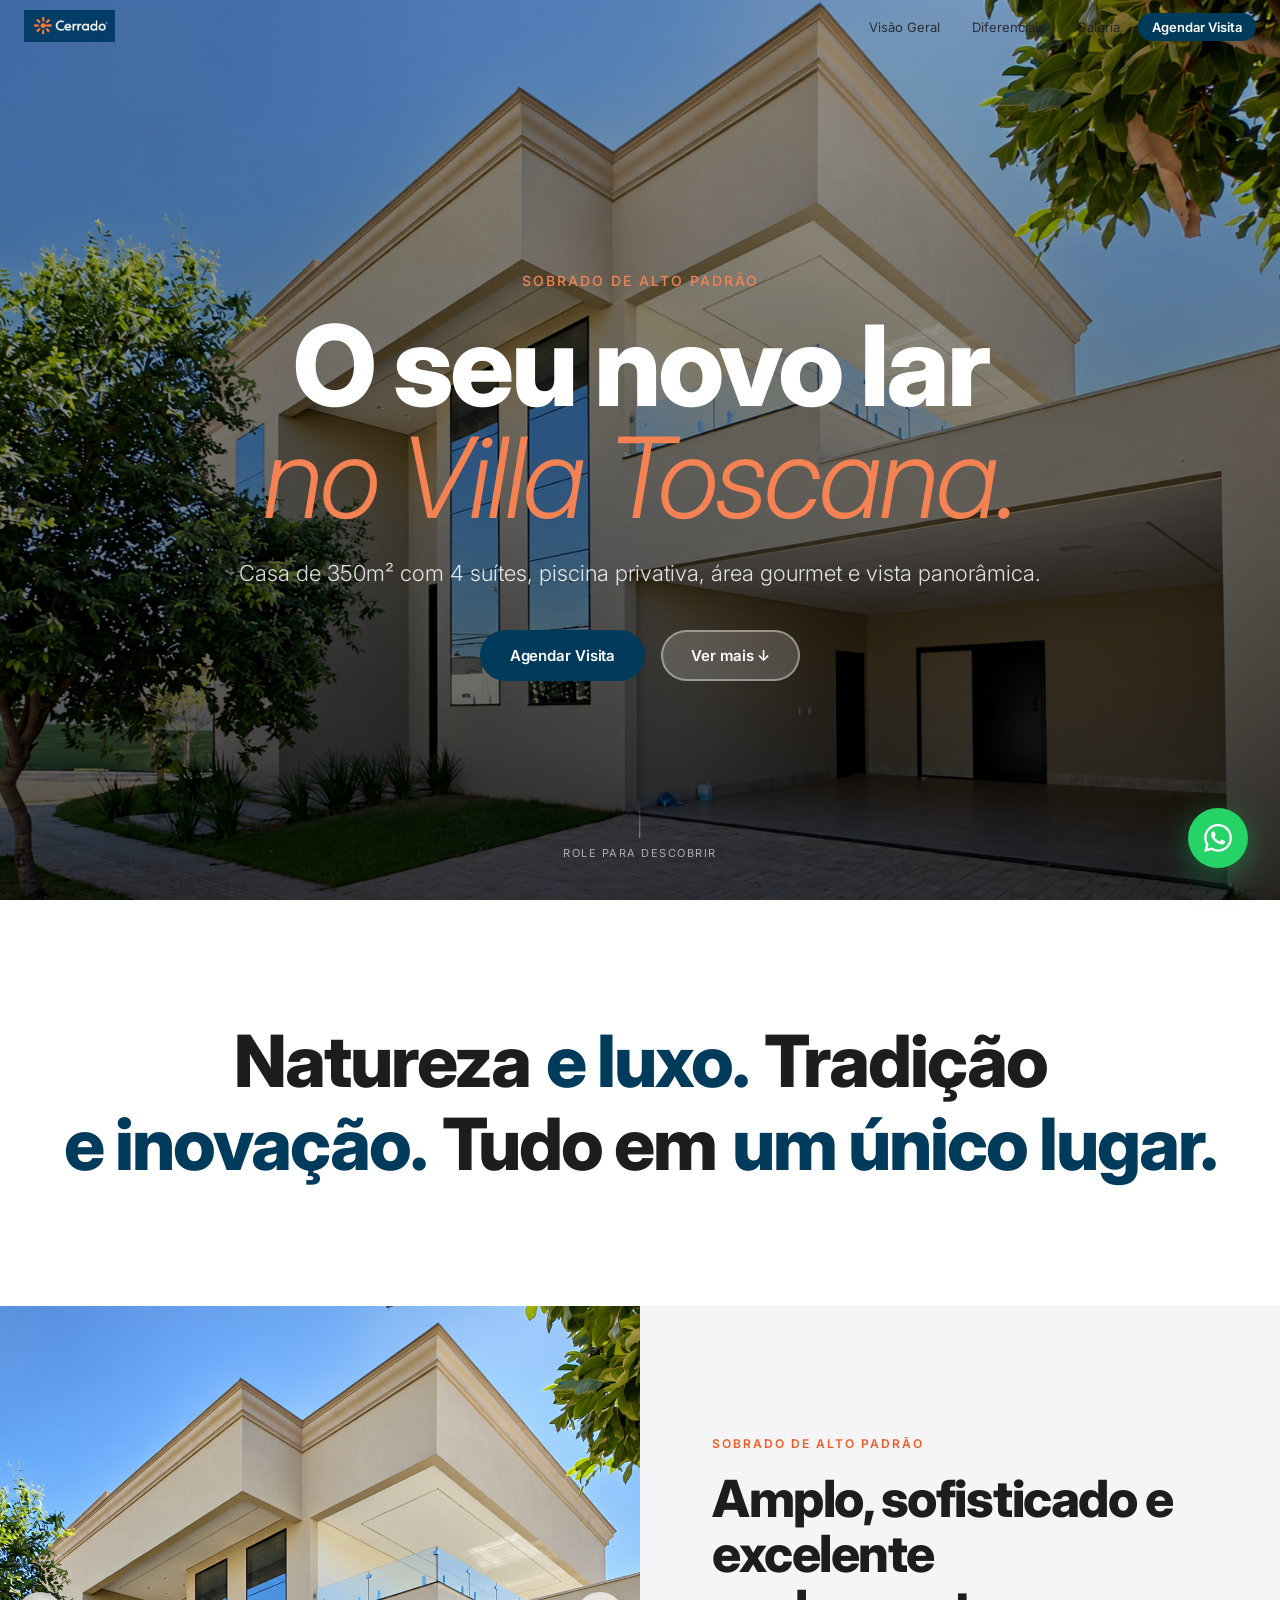
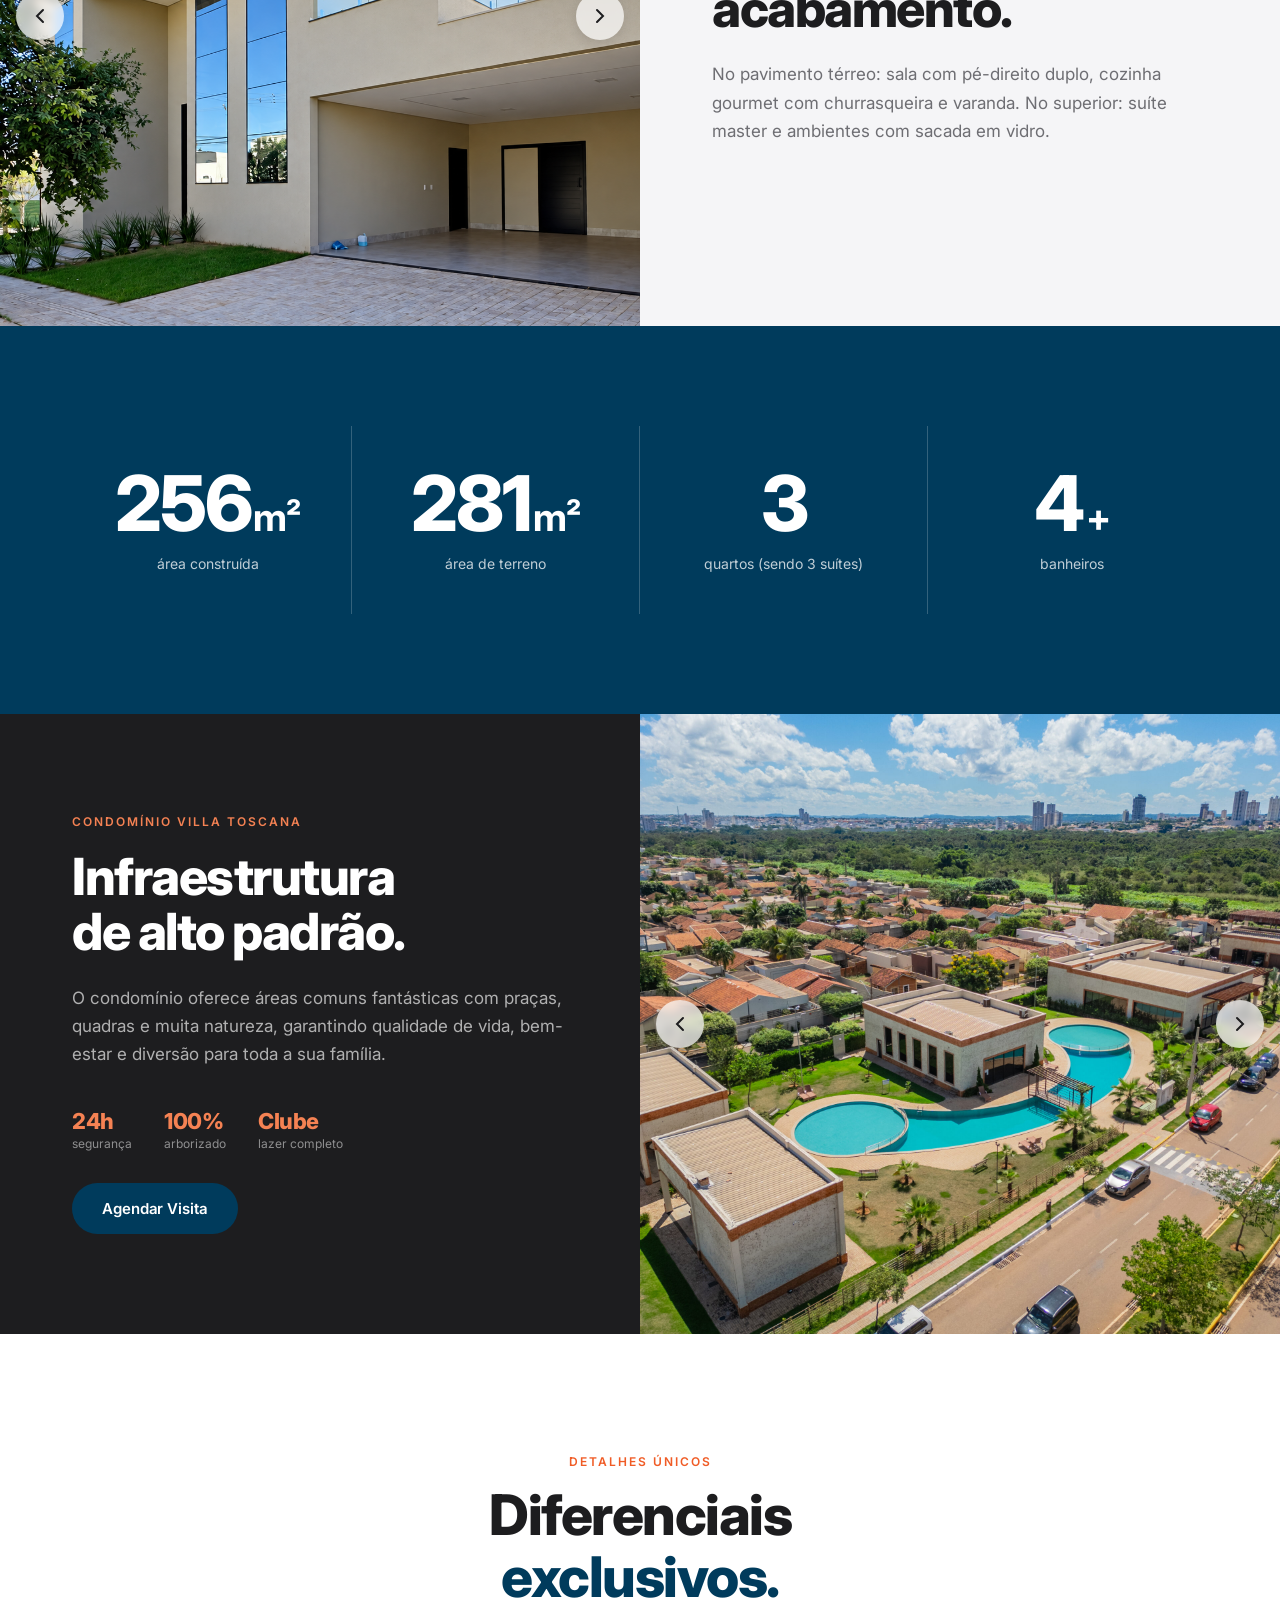
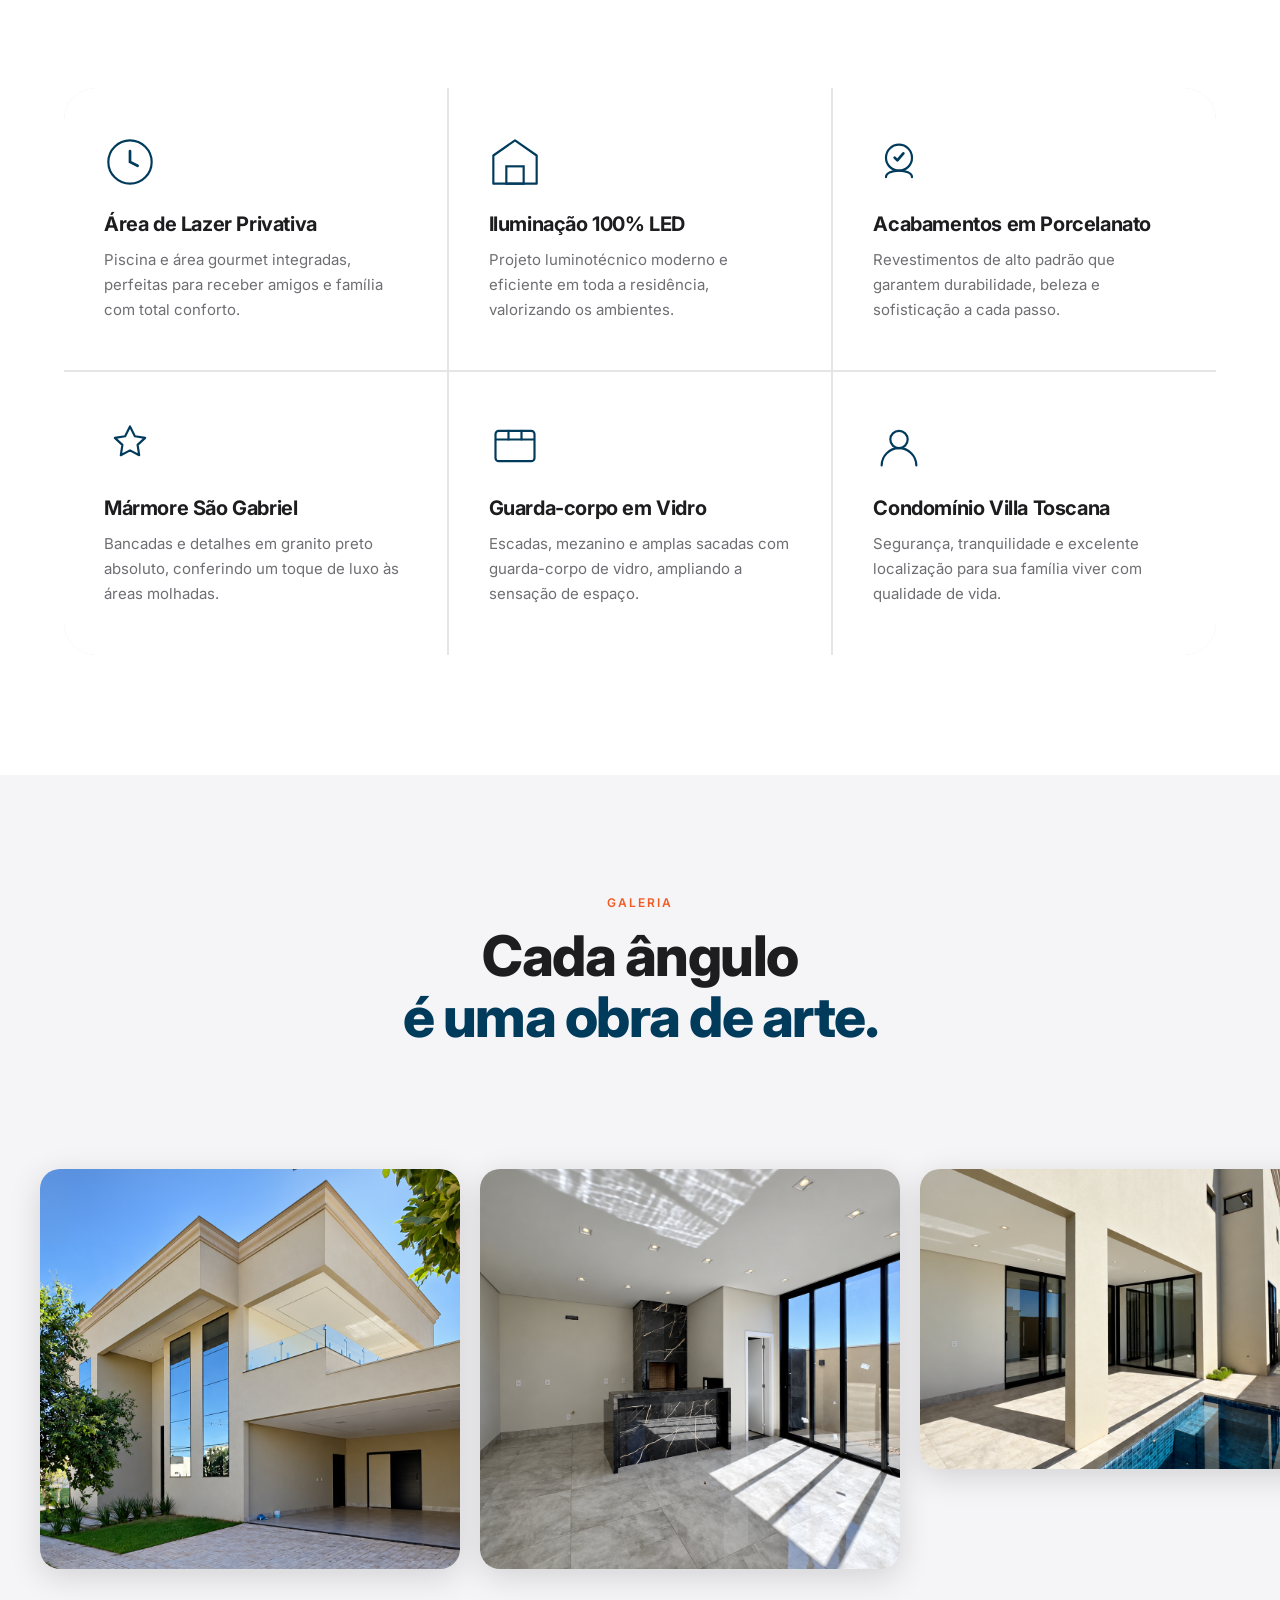
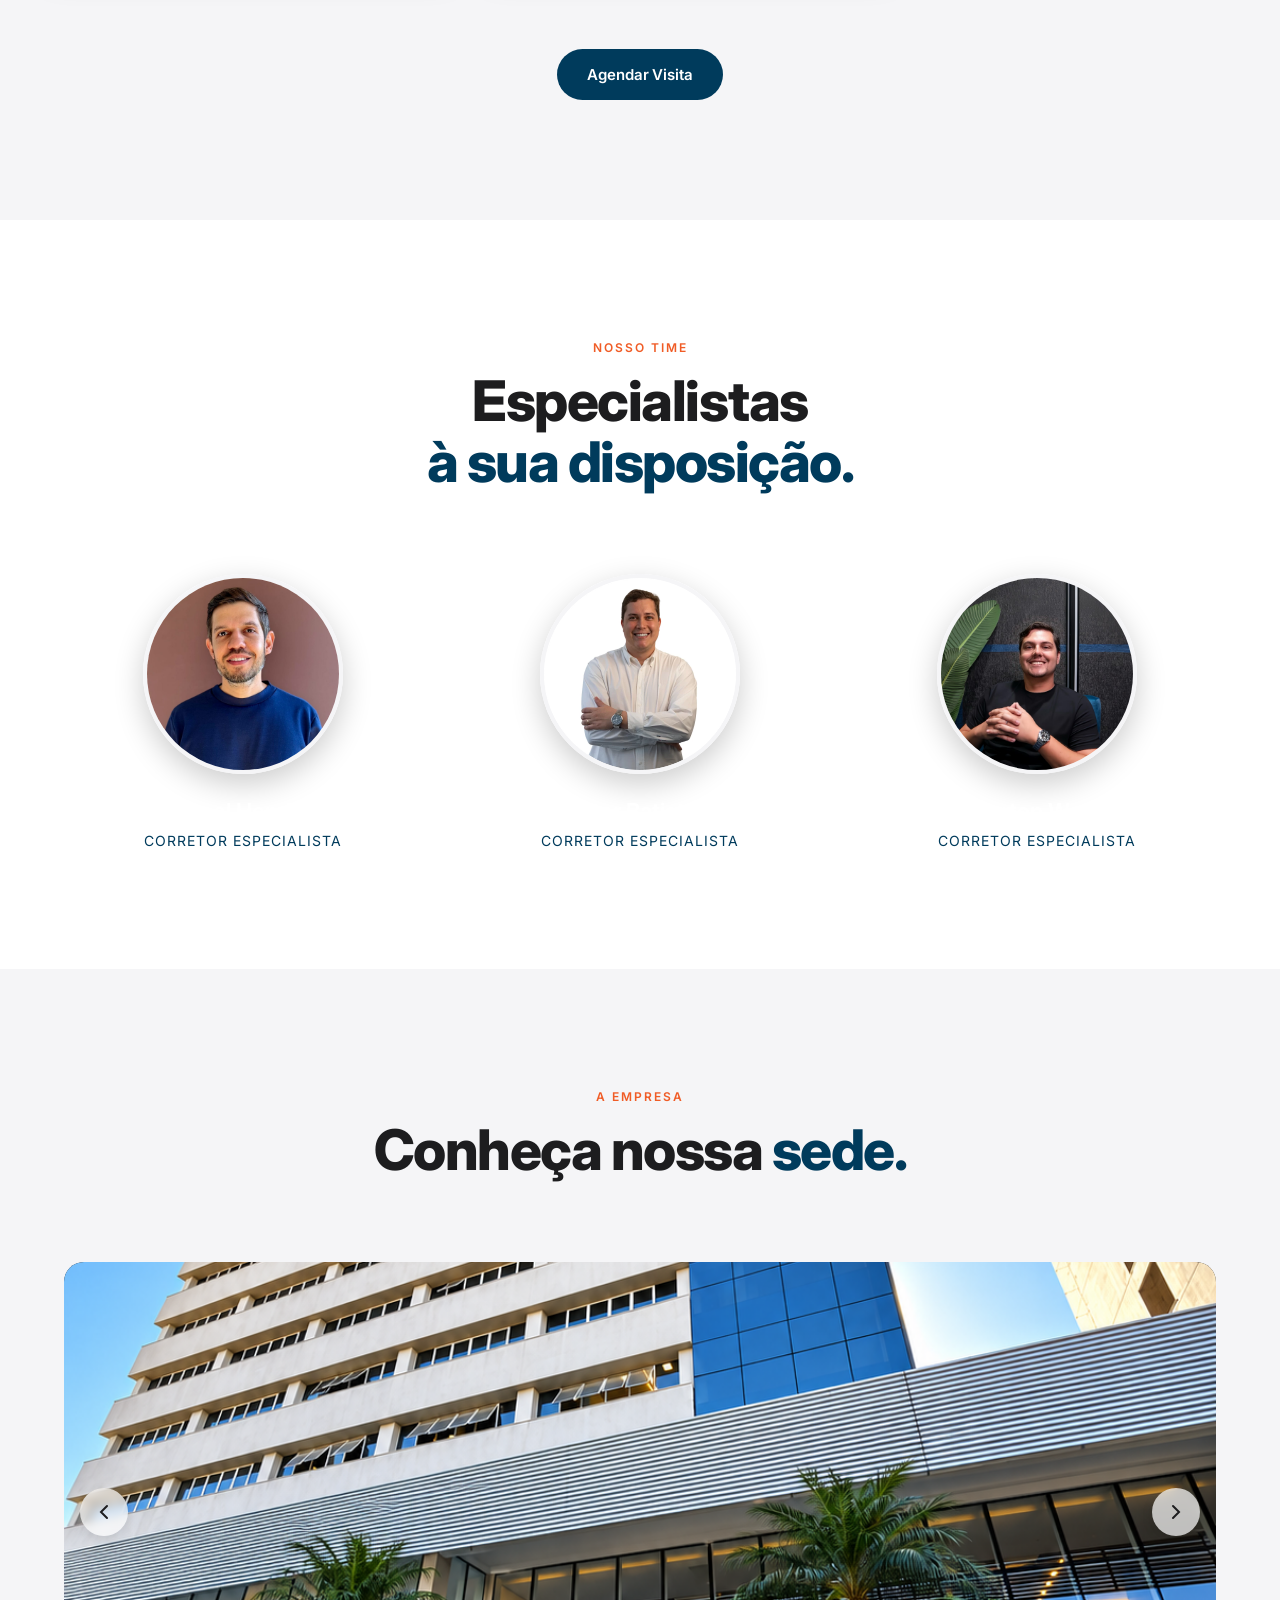
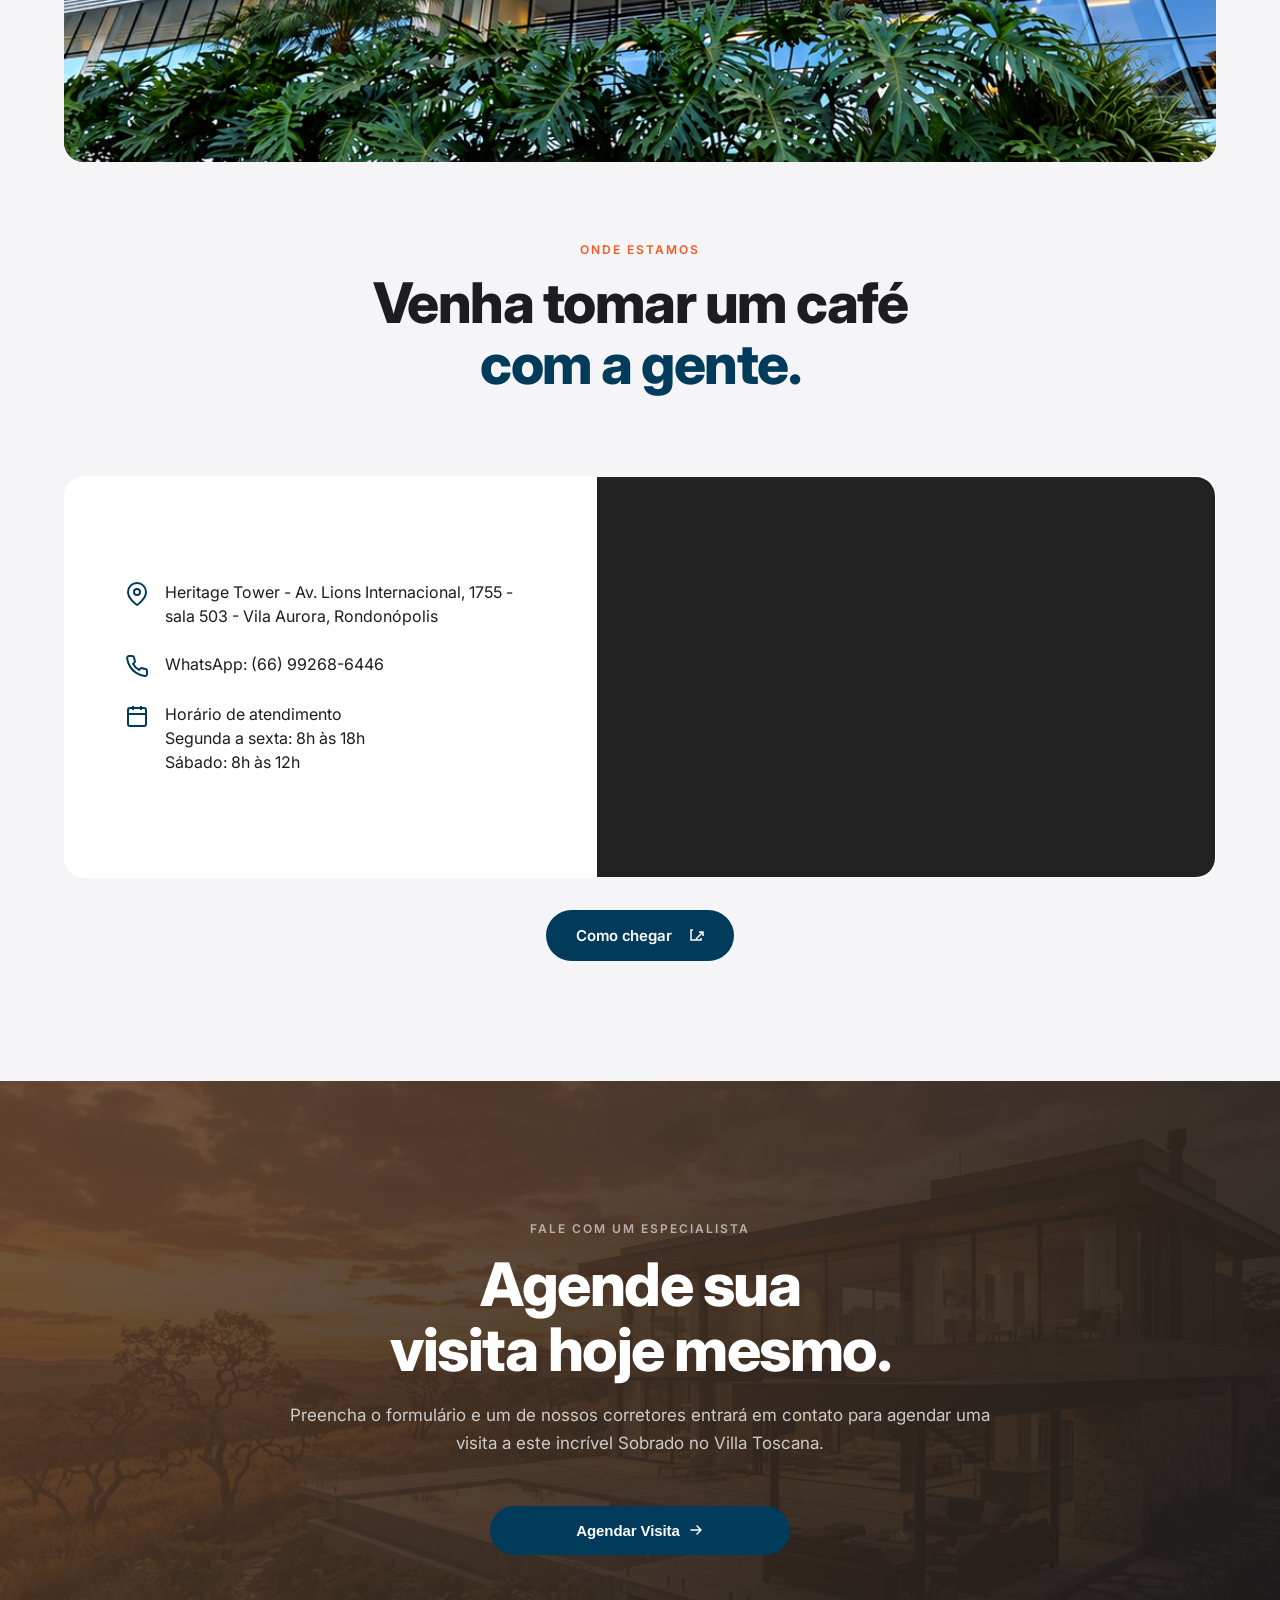
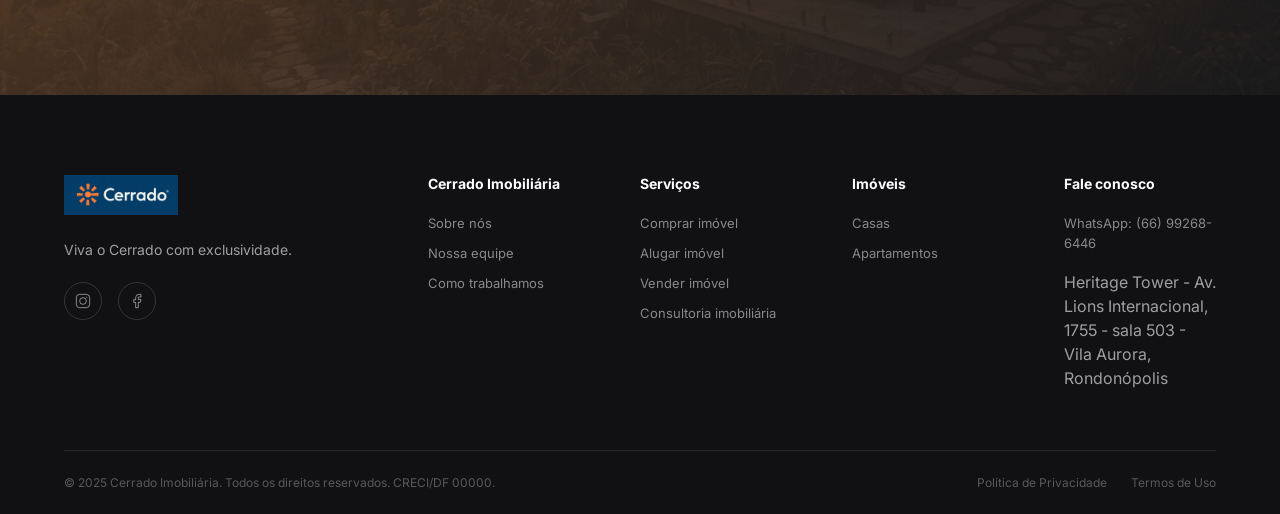
<file: index.html>
<!DOCTYPE html>
<html lang="pt-BR">
<head>
  <meta charset="UTF-8" />
  <meta name="viewport" content="width=device-width, initial-scale=1.0" />
  <title>Cerrado Imobiliária | Viva o Cerrado com Exclusividade</title>
  <meta name="description" content="Cerrado Imobiliária — empreendimentos de alto padrão integrados à natureza única do Cerrado brasileiro." />
  <link rel="preconnect" href="https://fonts.googleapis.com" />
  <link rel="preconnect" href="https://fonts.gstatic.com" crossorigin />
  <link href="https://fonts.googleapis.com/css2?family=Inter:ital,wght@0,300;0,400;0,500;0,600;0,700;0,800;0,900;1,300;1,400&display=swap" rel="stylesheet" />
  <link rel="preload" as="image" href="frente.png" fetchpriority="high">
  <link rel="stylesheet" href="style.css" />
</head>
<body>


  <nav class="nav" id="main-nav">
    <div class="nav__inner">
      <a href="#" class="nav__logo" id="nav-logo">
        <img src="logoempresa.png" alt="Cerrado Imobiliária" style="height: 32px;" />
      </a>
      <ul class="nav__links" id="nav-links">
        <li><a href="#visao-geral" class="nav__link">Visão Geral</a></li>

        <li><a href="#diferenciais" class="nav__link">Diferenciais</a></li>
        <li><a href="#galeria" class="nav__link">Galeria</a></li>
        <li><a href="#contato" class="nav__link nav__link--cta open-modal-btn">Agendar Visita</a></li>
      </ul>
      <button class="nav__hamburger" id="nav-hamburger" aria-label="Menu">
        <span></span><span></span><span></span>
      </button>
    </div>
  </nav>

  <div class="mobile-menu" id="mobile-menu">
    <ul>
      <li><a href="#visao-geral">Visão Geral</a></li>

      <li><a href="#diferenciais">Diferenciais</a></li>
      <li><a href="#galeria">Galeria</a></li>
      <li><a href="#contato" class="open-modal-btn">Agendar Visita</a></li>
    </ul>
  </div>

  <main>

    <section class="hero" id="hero">
      <div class="hero__bg-wrap">
        <img src="frente.png" alt="Fachada da casa no Cerrado" class="hero__bg-img" id="hero-bg" fetchpriority="high" decoding="sync" />
        <div class="hero__overlay"></div>
      </div>
      <div class="hero__content">
        <p class="hero__eyebrow reveal-up" id="hero-eyebrow">Sobrado de Alto Padrão</p>
        <h1 class="hero__title reveal-up delay-1" id="hero-title">O seu novo lar<br/><em>no Villa Toscana.</em></h1>
        <p class="hero__subtitle reveal-up delay-2" id="hero-subtitle">
          Casa de 350m² com 4 suítes, piscina privativa, área gourmet e vista panorâmica.
        </p>
        <div class="hero__actions reveal-up delay-3">
          <a href="#contato" class="btn btn--primary open-modal-btn" id="hero-cta-primary">Agendar Visita</a>
          <a href="#visao-geral" class="btn btn--ghost" id="hero-cta-ghost">Ver mais ↓</a>
        </div>
      </div>
      <div class="hero__scroll-hint" id="hero-scroll-hint">
        <div class="hero__scroll-line"></div>
        <span>Role para descobrir</span>
      </div>
    </section>

    <section class="tagline-section" id="visao-geral">
      <div class="container">
        <div class="tagline-wrap">
          <p class="tagline" id="tagline-text">
            <span class="tagline__word">Natureza</span>
            <span class="tagline__word tagline__accent">e luxo.</span>
            <span class="tagline__word">Tradição</span>
            <span class="tagline__word tagline__accent">e inovação.</span>
            <span class="tagline__word">Tudo em</span>
            <span class="tagline__word tagline__accent">um único lugar.</span>
          </p>
        </div>
      </div>
    </section>

    <section class="feature-section feature-section--left" id="feature-interior">
      <div class="feature-section__media">
        <div class="simple-carousel" id="interior-carousel">
          <div class="simple-carousel__track" id="interior-carousel-track">
            <img loading="lazy" decoding="async" src="frente.png" alt="Fachada Principal" class="simple-carousel__img" />
            <img loading="lazy" decoding="async" src="areagourmet.png" alt="Área Gourmet" class="simple-carousel__img" />
            <img loading="lazy" decoding="async" src="piscina.png" alt="Piscina" class="simple-carousel__img" />
            <img loading="lazy" decoding="async" src="quarto.png" alt="Suíte Master" class="simple-carousel__img" />
            <img loading="lazy" decoding="async" src="banheiro.png" alt="Banheiro" class="simple-carousel__img" />
            <img loading="lazy" decoding="async" src="sacada.png" alt="Sacada" class="simple-carousel__img" />
            <img loading="lazy" decoding="async" src="lateral.png" alt="Fachada Lateral" class="simple-carousel__img" />
          </div>
          <button class="simple-carousel__btn simple-carousel__btn--prev" aria-label="Anterior">
            <svg viewBox="0 0 24 24" fill="none" stroke="currentColor" stroke-width="2" stroke-linecap="round"><path d="M15 18l-6-6 6-6"/></svg>
          </button>
          <button class="simple-carousel__btn simple-carousel__btn--next" aria-label="Próximo">
            <svg viewBox="0 0 24 24" fill="none" stroke="currentColor" stroke-width="2" stroke-linecap="round"><path d="M9 18l6-6-6-6"/></svg>
          </button>
        </div>
      </div>
      <div class="feature-section__content">
        <p class="feature__label reveal-fade">Sobrado de Alto Padrão</p>
        <h2 class="feature__title reveal-up">Amplo, sofisticado e<br/>excelente acabamento.</h2>
        <p class="feature__body reveal-fade delay-1">
          No pavimento térreo: sala com pé-direito duplo, cozinha gourmet com churrasqueira e varanda. No superior: suíte master e ambientes com sacada em vidro.
        </p>
        <a href="#contato" class="feature__link reveal-fade delay-2 open-modal-btn">Agendar visita ao decorado <span class="arrow">›</span></a>
      </div>
    </section>

    <section class="stats-section">
      <div class="container">
        <div class="stats-grid">
          <div class="stat reveal-up">
            <div class="stat__inner"><span class="stat__number" data-target="308">0</span><span class="stat__suffix">m²</span></div>
            <p class="stat__label">área construída</p>
          </div>
          <div class="stat reveal-up delay-1">
            <div class="stat__inner"><span class="stat__number" data-target="338">0</span><span class="stat__suffix">m²</span></div>
            <p class="stat__label">área de terreno</p>
          </div>
          <div class="stat reveal-up delay-2">
            <div class="stat__inner"><span class="stat__number" data-target="4">0</span></div>
            <p class="stat__label">quartos (sendo 3 suítes)</p>
          </div>
          <div class="stat reveal-up delay-3">
            <div class="stat__inner"><span class="stat__number" data-target="5">0</span><span class="stat__suffix">+</span></div>
            <p class="stat__label">banheiros</p>
          </div>
        </div>
      </div>
    </section>

    <section class="feature-section feature-section--right">
      <div class="feature-section__content">
        <p class="feature__label reveal-fade">Condomínio Villa Toscana</p>
        <h2 class="feature__title reveal-up">Infraestrutura<br/>de alto padrão.</h2>
        <p class="feature__body reveal-fade delay-1">
          O condomínio oferece áreas comuns fantásticas com praças, quadras e muita natureza, garantindo qualidade de vida, bem-estar e diversão para toda a sua família.
        </p>
        <div class="feature__stats reveal-fade delay-2">
          <div class="feature__stat"><strong>24h</strong><span>segurança</span></div>
          <div class="feature__stat"><strong>100%</strong><span>arborizado</span></div>
          <div class="feature__stat"><strong>Clube</strong><span>lazer completo</span></div>
        </div>
        <div style="margin-top: 32px;" class="reveal-fade delay-3">
          <a href="#contato" class="btn btn--primary open-modal-btn">Agendar Visita</a>
        </div>
      </div>
      <div class="feature-section__media">
        <div class="simple-carousel" id="condo-carousel">
          <div class="simple-carousel__track" id="condo-carousel-track">
            <img loading="lazy" decoding="async" src="Imagem-17-3-scaled.jpg" alt="Condomínio Villa Toscana" class="simple-carousel__img" />
            <img loading="lazy" decoding="async" src="Imagem-24-1-scaled.jpg" alt="Condomínio Villa Toscana" class="simple-carousel__img" />
            <img loading="lazy" decoding="async" src="Imagem-26-1-scaled.jpg" alt="Condomínio Villa Toscana" class="simple-carousel__img" />
            <img loading="lazy" decoding="async" src="Imagem-29-1-scaled.jpg" alt="Condomínio Villa Toscana" class="simple-carousel__img" />
            <img loading="lazy" decoding="async" src="Imagem-31-1-scaled.jpg" alt="Condomínio Villa Toscana" class="simple-carousel__img" />
            <img loading="lazy" decoding="async" src="Imagem-33-scaled.jpg" alt="Condomínio Villa Toscana" class="simple-carousel__img" />
            <img loading="lazy" decoding="async" src="Imagem-35-scaled.jpg" alt="Condomínio Villa Toscana" class="simple-carousel__img" />
            <img loading="lazy" decoding="async" src="Imagem-4-3-scaled.jpg" alt="Condomínio Villa Toscana" class="simple-carousel__img" />
            <img loading="lazy" decoding="async" src="Imagem-40-scaled.jpg" alt="Condomínio Villa Toscana" class="simple-carousel__img" />
          </div>
          <button class="simple-carousel__btn simple-carousel__btn--prev" aria-label="Anterior">
            <svg viewBox="0 0 24 24" fill="none" stroke="currentColor" stroke-width="2" stroke-linecap="round"><path d="M15 18l-6-6 6-6"/></svg>
          </button>
          <button class="simple-carousel__btn simple-carousel__btn--next" aria-label="Próximo">
            <svg viewBox="0 0 24 24" fill="none" stroke="currentColor" stroke-width="2" stroke-linecap="round"><path d="M9 18l6-6-6-6"/></svg>
          </button>
        </div>
      </div>
    </section>

    <section class="diferenciais-section" id="diferenciais">
      <div class="container">
        <div class="section-header reveal-up">
          <p class="section-label">Detalhes Únicos</p>
          <h2 class="section-title">Diferenciais<br/><span class="accent">exclusivos.</span></h2>
        </div>
        <div class="diferenciais-grid">

          <div class="diferencial reveal-up">
            <div class="diferencial__icon">
              <svg viewBox="0 0 48 48" fill="none"><circle cx="24" cy="24" r="20" stroke="currentColor" stroke-width="2"/><path d="M24 14v10l7 3.5" stroke="currentColor" stroke-width="2.5" stroke-linecap="round"/></svg>
            </div>
            <h3 class="diferencial__title">Área de Lazer Privativa</h3>
            <p class="diferencial__body">Piscina e área gourmet integradas, perfeitas para receber amigos e família com total conforto.</p>
          </div>

          <div class="diferencial reveal-up delay-1">
            <div class="diferencial__icon">
              <svg viewBox="0 0 48 48" fill="none"><path d="M24 4L4 18v26h40V18L24 4z" stroke="currentColor" stroke-width="2" stroke-linejoin="round"/><rect x="16" y="28" width="16" height="16" stroke="currentColor" stroke-width="2"/></svg>
            </div>
            <h3 class="diferencial__title">Iluminação 100% LED</h3>
            <p class="diferencial__body">Projeto luminotécnico moderno e eficiente em toda a residência, valorizando os ambientes.</p>
          </div>

          <div class="diferencial reveal-up delay-2">
            <div class="diferencial__icon">
              <svg viewBox="0 0 48 48" fill="none"><circle cx="24" cy="20" r="12" stroke="currentColor" stroke-width="2"/><path d="M12 38c0-8 24-8 24 0" stroke="currentColor" stroke-width="2" stroke-linecap="round"/><path d="M20 20l2.5 2.5L28 16" stroke="currentColor" stroke-width="2.5" stroke-linecap="round" stroke-linejoin="round"/></svg>
            </div>
            <h3 class="diferencial__title">Acabamentos em Porcelanato</h3>
            <p class="diferencial__body">Revestimentos de alto padrão que garantem durabilidade, beleza e sofisticação a cada passo.</p>
          </div>

          <div class="diferencial reveal-up delay-3">
            <div class="diferencial__icon">
              <svg viewBox="0 0 48 48" fill="none"><path d="M24 6l4.5 9 9.5 1.5-7 6.5 1.5 9.5L24 28l-8.5 4.5 1.5-9.5L10 16.5l9.5-1.5L24 6z" stroke="currentColor" stroke-width="2" stroke-linejoin="round"/></svg>
            </div>
            <h3 class="diferencial__title">Mármore São Gabriel</h3>
            <p class="diferencial__body">Bancadas e detalhes em granito preto absoluto, conferindo um toque de luxo às áreas molhadas.</p>
          </div>

          <div class="diferencial reveal-up delay-1">
            <div class="diferencial__icon">
              <svg viewBox="0 0 48 48" fill="none"><rect x="6" y="10" width="36" height="28" rx="3" stroke="currentColor" stroke-width="2"/><path d="M6 18h36" stroke="currentColor" stroke-width="2"/><path d="M18 10v8M30 10v8" stroke="currentColor" stroke-width="2" stroke-linecap="round"/></svg>
            </div>
            <h3 class="diferencial__title">Guarda-corpo em Vidro</h3>
            <p class="diferencial__body">Escadas, mezanino e amplas sacadas com guarda-corpo de vidro, ampliando a sensação de espaço.</p>
          </div>

          <div class="diferencial reveal-up delay-2">
            <div class="diferencial__icon">
              <svg viewBox="0 0 48 48" fill="none"><circle cx="24" cy="18" r="8" stroke="currentColor" stroke-width="2"/><path d="M8 42c0-8.8 7.2-16 16-16s16 7.2 16 16" stroke="currentColor" stroke-width="2" stroke-linecap="round"/></svg>
            </div>
            <h3 class="diferencial__title">Condomínio Villa Toscana</h3>
            <p class="diferencial__body">Segurança, tranquilidade e excelente localização para sua família viver com qualidade de vida.</p>
          </div>

        </div>
      </div>
    </section>


    <section class="gallery-section" id="galeria">
      <div class="container">
        <div class="section-header reveal-up">
          <p class="section-label">Galeria</p>
          <h2 class="section-title">Cada ângulo<br/><span class="accent">é uma obra de arte.</span></h2>
        </div>
      </div>
      <div class="gallery-scroll-wrap">
        <div class="gallery-track" id="gallery-track">
          <div class="gallery-item gallery-item--tall">
            <img loading="lazy" decoding="async" src="frente.png" alt="Fachada da Casa" />
            <div class="gallery-item__overlay"><span>Fachada Principal</span></div>
          </div>

          <div class="gallery-item gallery-item--tall">
            <img loading="lazy" decoding="async" src="areagourmet.png" alt="Área Gourmet" />
            <div class="gallery-item__overlay"><span>Área Gourmet</span></div>
          </div>
          <div class="gallery-item">
            <img loading="lazy" decoding="async" src="piscina.png" alt="Piscina privativa" />
            <div class="gallery-item__overlay"><span>Piscina Privativa</span></div>
          </div>
          <div class="gallery-item gallery-item--wide">
            <img loading="lazy" decoding="async" src="quarto.png" alt="Suíte master" style="object-position: center 70%;" />
            <div class="gallery-item__overlay"><span>Suíte Master</span></div>
          </div>
          <div class="gallery-item">
            <img loading="lazy" decoding="async" src="banheiro.png" alt="Banheiro" />
            <div class="gallery-item__overlay"><span>Banheiro</span></div>
          </div>
          <div class="gallery-item gallery-item--tall">
            <img loading="lazy" decoding="async" src="sacada.png" alt="Sacada" />
            <div class="gallery-item__overlay"><span>Sacada</span></div>
          </div>
        </div>
      </div>
      <div class="container" style="text-align: center; margin-top: 40px;">
        <a href="#contato" class="btn btn--primary open-modal-btn reveal-up">Agendar Visita</a>
      </div>
    </section>

    <section class="team-section" id="equipe">
      <div class="container">
        <div class="section-header reveal-up">
          <p class="section-label">Nosso Time</p>
          <h2 class="section-title">Especialistas<br/><span class="accent">à sua disposição.</span></h2>
        </div>
        <div class="team-grid">
          <div class="team-member reveal-up">
            <div class="team-member__img-wrap">
              <img loading="lazy" decoding="async" src="manoel.jpg" alt="Manoel Henrique" class="team-member__img" />
            </div>
            <h3 class="team-member__name">Manoel Henrique</h3>
            <p class="team-member__role">Corretor Especialista</p>
          </div>
          <div class="team-member reveal-up delay-1">
            <div class="team-member__img-wrap">
              <img loading="lazy" decoding="async" src="victor.webp" alt="Victor Batistella" class="team-member__img" />
            </div>
            <h3 class="team-member__name">Victor Batistella</h3>
            <p class="team-member__role">Corretor Especialista</p>
          </div>
          <div class="team-member reveal-up delay-2">
            <div class="team-member__img-wrap">
              <img loading="lazy" decoding="async" src="weverton.jpg" alt="Weverton Wurzius" class="team-member__img" />
            </div>
            <h3 class="team-member__name">Weverton Wurzius</h3>
            <p class="team-member__role">Corretor Especialista</p>
          </div>
        </div>
      </div>
    </section>
    </section>

    <section class="company-section" id="empresa">
      <div class="container">
        <div class="section-header reveal-up">
          <p class="section-label">A Empresa</p>
          <h2 class="section-title">Conheça nossa <span class="accent">sede.</span></h2>
        </div>
        <div class="company-carousel-wrap reveal-up delay-1">
          <div class="simple-carousel" id="company-carousel">
            <div class="simple-carousel__track" id="company-carousel-track">
              <img loading="lazy" decoding="async" src="empresa1.png" alt="Cerrado Imobiliária - Sede" class="simple-carousel__img" />
              <img loading="lazy" decoding="async" src="empresa2.webp" alt="Cerrado Imobiliária - Recepção" class="simple-carousel__img" />
              <img loading="lazy" decoding="async" src="empresa3.webp" alt="Cerrado Imobiliária - Atendimento" class="simple-carousel__img" />
              <img loading="lazy" decoding="async" src="empresa4.webp" alt="Cerrado Imobiliária - Escritório" class="simple-carousel__img" />
            </div>
            <button class="simple-carousel__btn simple-carousel__btn--prev" aria-label="Anterior">
              <svg viewBox="0 0 24 24" fill="none" stroke="currentColor" stroke-width="2" stroke-linecap="round"><path d="M15 18l-6-6 6-6"/></svg>
            </button>
            <button class="simple-carousel__btn simple-carousel__btn--next" aria-label="Próximo">
              <svg viewBox="0 0 24 24" fill="none" stroke="currentColor" stroke-width="2" stroke-linecap="round"><path d="M9 18l6-6-6-6"/></svg>
            </button>
          </div>
        </div>
      </div>
    </section>

    <section class="location-section" id="localizacao">
      <div class="container">
        <div class="section-header reveal-up">
          <p class="section-label">Onde estamos</p>
          <h2 class="section-title">Venha tomar um café<br/><span class="accent">com a gente.</span></h2>
        </div>
        <div class="location-card reveal-up delay-1">
          <div class="location-info">
            <div class="location-info__item">
              <svg viewBox="0 0 24 24" fill="none" stroke="currentColor" stroke-width="2"><path d="M21 10c0 7-9 13-9 13s-9-6-9-13a9 9 0 0118 0z"/><circle cx="12" cy="10" r="3"/></svg>
              <div>
                <p>Heritage Tower - Av. Lions Internacional, 1755 - sala 503 - Vila Aurora, Rondonópolis</p>
              </div>
            </div>
            <div class="location-info__item">
              <svg viewBox="0 0 24 24" fill="none" stroke="currentColor" stroke-width="2"><path d="M22 16.92v3a2 2 0 01-2.18 2 19.79 19.79 0 01-8.63-3.07 19.5 19.5 0 01-6-6 19.79 19.79 0 01-3.07-8.67A2 2 0 014.11 2h3a2 2 0 012 1.72 12.84 12.84 0 00.7 2.81 2 2 0 01-.45 2.11L8.09 9.91a16 16 0 006 6l1.27-1.27a2 2 0 012.11-.45 12.84 12.84 0 002.81.7A2 2 0 0122 16.92z"/></svg>
              <div>
                <p>WhatsApp: (66) 99268-6446</p>
              </div>
            </div>
            <div class="location-info__item">
              <svg viewBox="0 0 24 24" fill="none" stroke="currentColor" stroke-width="2"><rect x="3" y="4" width="18" height="18" rx="2" ry="2"/><line x1="16" y1="2" x2="16" y2="6"/><line x1="8" y1="2" x2="8" y2="6"/><line x1="3" y1="10" x2="21" y2="10"/></svg>
              <div>
                <p>Horário de atendimento<br/>Segunda a sexta: 8h às 18h<br/>Sábado: 8h às 12h</p>
              </div>
            </div>
          </div>
          <div class="location-map">
            <iframe src="https://maps.google.com/maps?q=-16.472855,-54.610461&t=m&z=15&output=embed&iwloc=near" width="100%" height="100%" style="border:0;" allowfullscreen="" loading="lazy"></iframe>
          </div>
        </div>
        <div class="location-action reveal-up delay-2">
          <a href="https://www.google.com/maps?ll=-16.472855,-54.610461&z=13&t=m&hl=pt-BR&gl=US&mapclient=embed&q=16%C2%B028%2722.3%22S+54%C2%B036%2737.7%22W+-16.472855,+-54.610461@-16.4728553,-54.6104612" target="_blank" class="btn btn--primary" style="background: #003B5C;">
            <span>Como chegar</span>
            <svg width="16" height="16" viewBox="0 0 16 16" fill="none" style="margin-left: 8px;"><path d="M11 5h4v4M15 5L8 12M5 3H3v10h10v-2" stroke="currentColor" stroke-width="1.5"/></svg>
          </a>
        </div>
      </div>
    </section>


    <section class="cta-section" id="contato">
      <div class="cta-section__bg">
        <img loading="lazy" decoding="async" src="hero.jpg" alt="Empreendimento Cerrado" class="cta-section__bg-img" />
        <div class="cta-section__overlay"></div>
      </div>
      <div class="container">
        <div class="cta-content reveal-up">
          <p class="section-label section-label--light">Fale com um especialista</p>
          <h2 class="cta__title">Agende sua<br/>visita hoje mesmo.</h2>
          <p class="cta__body">Preencha o formulário e um de nossos corretores entrará em contato para agendar uma visita a este incrível Sobrado no Villa Toscana.</p>
          <button class="btn btn--primary btn--full" id="open-modal-btn" style="max-width: 300px; margin: 0 auto; display: flex;">
            <span>Agendar Visita</span>
            <svg width="16" height="16" viewBox="0 0 16 16" fill="none"><path d="M3 8h10M9 4l4 4-4 4" stroke="currentColor" stroke-width="1.5" stroke-linecap="round" stroke-linejoin="round"/></svg>
          </button>
        </div>
      </div>
    </section>

  </main>

  <footer class="footer">
    <div class="container">
      <div class="footer__grid">
        <div class="footer__brand">
          <div class="footer__logo">
            <img src="logoempresa.png" alt="Cerrado Imobiliária" style="height: 40px; margin-bottom: 10px;" />
          </div>
          <p class="footer__tagline">Viva o Cerrado com exclusividade.</p>
          <div class="footer__social">
            <a href="https://www.instagram.com/imobcerrado" aria-label="Instagram" id="footer-instagram" target="_blank" rel="noopener noreferrer">
              <svg viewBox="0 0 24 24" fill="none" stroke="currentColor" stroke-width="1.5"><rect x="2" y="2" width="20" height="20" rx="5"/><circle cx="12" cy="12" r="5"/><circle cx="17.5" cy="6.5" r="1" fill="currentColor" stroke="none"/></svg>
            </a>
            <a href="https://www.facebook.com/profile.php?id=61574217346025" aria-label="Facebook" id="footer-facebook" target="_blank" rel="noopener noreferrer">
              <svg viewBox="0 0 24 24" fill="none" stroke="currentColor" stroke-width="1.5"><path d="M18 2h-3a5 5 0 0 0-5 5v3H7v4h3v8h4v-8h3l1-4h-4V7a1 1 0 0 1 1-1h3z"/></svg>
            </a>
          </div>
        </div>
        <div class="footer__col">
          <h4>Cerrado Imobiliária</h4>
          <ul>
            <li><a href="https://cerradoimobiliaria.com.br/#sobre" target="_blank" rel="noopener noreferrer">Sobre nós</a></li>
            <li><a href="https://cerradoimobiliaria.com.br/#equipe" target="_blank" rel="noopener noreferrer">Nossa equipe</a></li>
            <li><a href="https://cerradoimobiliaria.com.br/#servicos" target="_blank" rel="noopener noreferrer">Como trabalhamos</a></li>

          </ul>
        </div>
        <div class="footer__col">
          <h4>Serviços</h4>
          <ul>
            <li><a href="https://cerradoimobiliaria.com.br/#buscar" target="_blank" rel="noopener noreferrer">Comprar imóvel</a></li>
            <li><a href="https://cerradoimobiliaria.com.br/#buscar" target="_blank" rel="noopener noreferrer">Alugar imóvel</a></li>
            <li><a href="https://cerradoimobiliaria.com.br/#buscar" target="_blank" rel="noopener noreferrer">Vender imóvel</a></li>
            <li><a href="https://cerradoimobiliaria.com.br/#formulario" target="_blank" rel="noopener noreferrer">Consultoria imobiliária</a></li>
          </ul>
        </div>
        <div class="footer__col">
          <h4>Imóveis</h4>
          <ul>
            <li><a href="https://cerradoimobiliaria.com.br/#buscar" target="_blank" rel="noopener noreferrer">Casas</a></li>
            <li><a href="https://cerradoimobiliaria.com.br/#buscar" target="_blank" rel="noopener noreferrer">Apartamentos</a></li>
          </ul>
        </div>
        <div class="footer__col">
          <h4>Fale conosco</h4>
          <ul>
            <li><a href="https://wa.me/5566992686446" target="_blank" rel="noopener noreferrer">WhatsApp: (66) 99268-6446</a></li>
            <li style="line-height: 1.5; margin-top: 8px;">Heritage Tower - Av. Lions Internacional, 1755 - sala 503 - Vila Aurora, Rondonópolis</li>
          </ul>
        </div>
      </div>
      <div class="footer__bottom">
        <p>© 2025 Cerrado Imobiliária. Todos os direitos reservados. CRECI/DF 00000.</p>
        <div class="footer__bottom-links">
          <a href="#">Política de Privacidade</a>
          <a href="#">Termos de Uso</a>
        </div>
      </div>
    </div>
  </footer>

  <a href="https://wa.me/5566992686446?text=Olá!%20Gostaria%20de%20saber%20mais%20sobre%20o%20Sobrado%20no%20Villa%20Toscana."
     class="whatsapp-btn" id="whatsapp-btn" target="_blank" rel="noopener noreferrer" aria-label="WhatsApp">
    <svg viewBox="0 0 24 24" fill="currentColor"><path d="M17.472 14.382c-.297-.149-1.758-.867-2.03-.967-.273-.099-.471-.148-.67.15-.197.297-.767.966-.94 1.164-.173.199-.347.223-.644.075-.297-.15-1.255-.463-2.39-1.475-.883-.788-1.48-1.761-1.653-2.059-.173-.297-.018-.458.13-.606.134-.133.298-.347.446-.52.149-.174.198-.298.298-.497.099-.198.05-.371-.025-.52-.075-.149-.669-1.612-.916-2.207-.242-.579-.487-.5-.669-.51-.173-.008-.371-.01-.57-.01-.198 0-.52.074-.792.372-.272.297-1.04 1.016-1.04 2.479 0 1.462 1.065 2.875 1.213 3.074.149.198 2.096 3.2 5.077 4.487.709.306 1.262.489 1.694.625.712.227 1.36.195 1.871.118.571-.085 1.758-.719 2.006-1.413.248-.694.248-1.289.173-1.413-.074-.124-.272-.198-.57-.347m-5.421 7.403h-.004a9.87 9.87 0 01-5.031-1.378l-.361-.214-3.741.982.998-3.648-.235-.374a9.86 9.86 0 01-1.51-5.26c.001-5.45 4.436-9.884 9.888-9.884 2.64 0 5.122 1.03 6.988 2.898a9.825 9.825 0 012.893 6.994c-.003 5.45-4.437 9.884-9.885 9.884m8.413-18.297A11.815 11.815 0 0012.05 0C5.495 0 .16 5.335.157 11.892c0 2.096.547 4.142 1.588 5.945L.057 24l6.305-1.654a11.882 11.882 0 005.683 1.448h.005c6.554 0 11.89-5.335 11.893-11.893a11.821 11.821 0 00-3.48-8.413z"/></svg>
    <span class="whatsapp-btn__tooltip">Fale no WhatsApp</span>
  </a>

  <div class="modal" id="contact-modal">
    <div class="modal__overlay" id="modal-overlay"></div>
    <div class="modal__content">
      <button class="modal__close" id="modal-close" aria-label="Fechar">×</button>
      <h3 class="modal__title">Fale Conosco</h3>
      <p class="modal__body">Deixe seu contato para agendarmos sua visita.</p>
      <form class="contact-form" id="contact-form" style="background: transparent; border: none; padding: 0;">
        <div class="contact-form__group">
          <label for="nome">Nome completo</label>
          <input type="text" id="nome" name="nome" placeholder="Seu nome" autocomplete="name" required />
        </div>
        <div class="contact-form__group">
          <label for="telefone">WhatsApp</label>
          <input type="tel" id="telefone" name="telefone" placeholder="(00) 00000-0000" autocomplete="tel" required />
        </div>
        <div class="contact-form__group">
          <label for="interesse">Horário de Preferência</label>
          <select id="interesse" name="interesse">
            <option value="" disabled selected>Qual melhor horário para visita?</option>
            <option value="manha">Manhã (09h - 12h)</option>
            <option value="tarde">Tarde (13h - 18h)</option>
            <option value="fds">Final de Semana</option>
          </select>
        </div>
        <button type="submit" class="btn btn--primary btn--full" id="form-submit">
          <span>Quero ser atendido</span>
        </button>
      </form>
    </div>
  </div>

  <script src="main.js"></script>
</body>
</html>
</file>
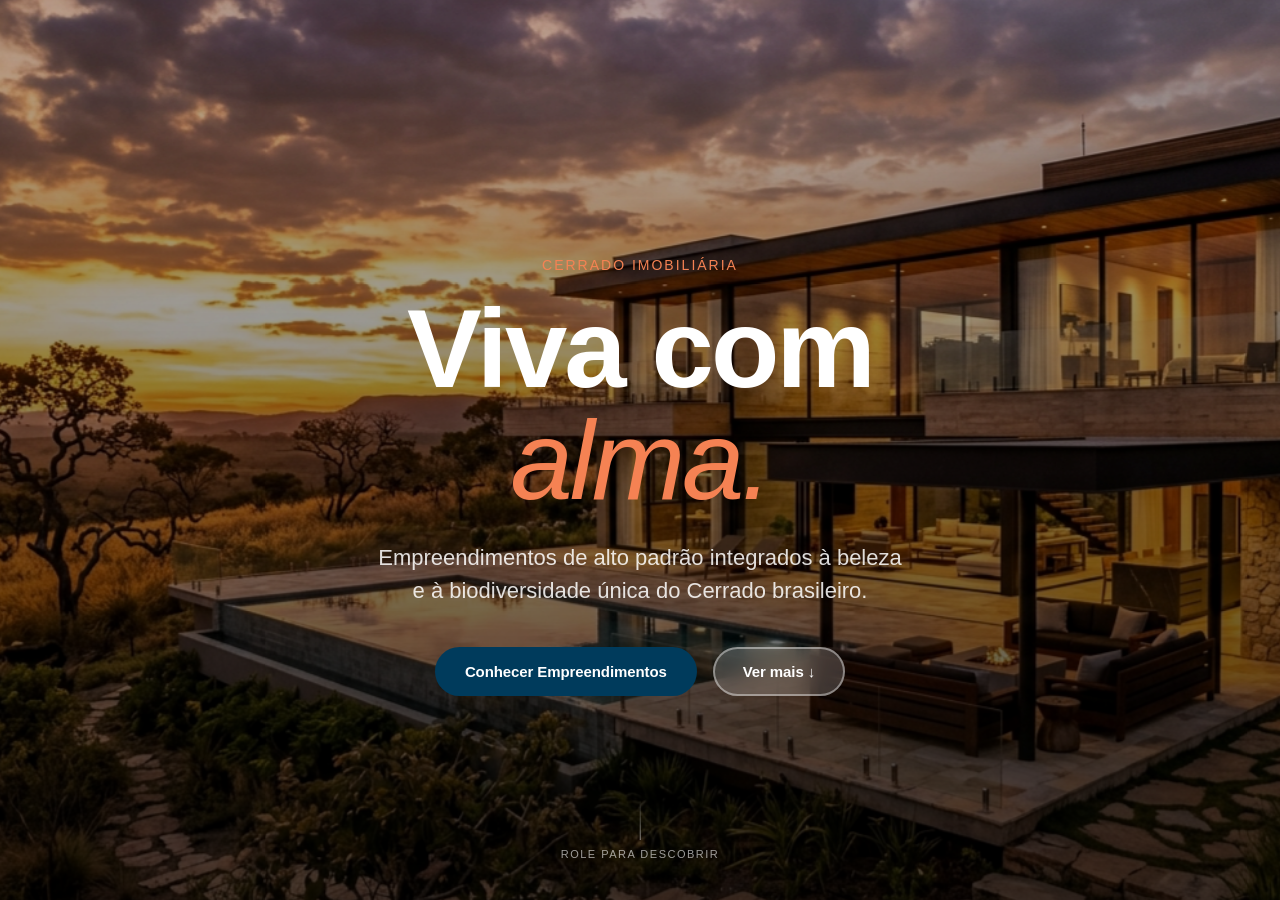
<file: 0926.html>
<!DOCTYPE html>
<html lang="pt-BR">
<head>
  <meta charset="UTF-8" />
  <meta name="viewport" content="width=device-width, initial-scale=1.0" />
  <title>0926 – Hero Scroll Animation</title>
  <link rel="stylesheet" href="style.css" />
  <style>
    /* Scoped hero animation variables */
    :root {
      --hero-scroll: 0;
    }
    .hero {
      height: 100vh;
      min-height: 700px;
      position: relative;
      overflow: hidden;
      padding-top: calc(var(--announce-h) + var(--nav-h));
    }
    .hero__bg-img {
      transform: scale(1.1);
      transition: transform 0.2s linear;
    }
    .hero__content {
      position: relative;
      z-index: 2;
      text-align: center;
      color: white;
      padding: 0 24px;
      max-width: 900px;
      transform: translateY(calc(var(--hero-scroll) * -80px));
      opacity: calc(1 - var(--hero-scroll));
      transition: transform 0.2s linear, opacity 0.2s linear;
    }
    .hero__title {
      font-size: clamp(56px, 10vw, 112px);
      font-weight: 800;
      letter-spacing: -3px;
      line-height: 1;
    }
    .hero__title em {
      color: var(--c-accent-3);
    }
    .hero__subtitle {
      font-size: clamp(17px, 2.5vw, 22px);
      font-weight: 300;
      line-height: 1.5;
      color: rgba(255,255,255,0.85);
      margin-bottom: 40px;
    }
    .hero__actions {
      display: flex;
      gap: 16px;
      justify-content: center;
      flex-wrap: wrap;
    }
    .hero__scroll-hint {
      position: absolute;
      bottom: 40px;
      left: 50%;
      transform: translateX(-50%);
      display: flex;
      flex-direction: column;
      align-items: center;
      gap: 8px;
      color: rgba(255,255,255,0.6);
      font-size: 11px;
      letter-spacing: 1.5px;
      text-transform: uppercase;
      animation: scrollHint 2s ease infinite;
      z-index: 2;
    }
    .hero__scroll-line {
      width: 1px;
      height: 40px;
      background: linear-gradient(to bottom, transparent, rgba(255,255,255,0.5));
    }
    @keyframes scrollHint {
      0%, 100% { opacity: 0.5; transform: translateX(-50%) translateY(0); }
      50% { opacity: 1; transform: translateX(-50%) translateY(6px); }
    }
  </style>
</head>
<body>
  <!-- Hero Section with scroll‑linked animation -->
  <section class="hero" id="hero">
    <div class="hero__bg-wrap">
      <img src="hero.jpg" alt="Cerrado property at sunset" class="hero__bg-img" id="hero-bg" />
      <div class="hero__overlay"></div>
    </div>
    <div class="hero__content" id="hero-content">
      <p class="hero__eyebrow" id="hero-eyebrow">Cerrado Imobiliária</p>
      <h1 class="hero__title" id="hero-title">Viva com<br/><em>alma.</em></h1>
      <p class="hero__subtitle" id="hero-subtitle">
        Empreendimentos de alto padrão integrados à beleza<br/>e à biodiversidade única do Cerrado brasileiro.
      </p>
      <div class="hero__actions">
        <a href="#empreendimentos" class="btn btn--primary">Conhecer Empreendimentos</a>
        <a href="#visao-geral" class="btn btn--ghost">Ver mais ↓</a>
      </div>
    </div>
    <div class="hero__scroll-hint" id="hero-scroll-hint">
      <div class="hero__scroll-line"></div>
      <span>Role para descobrir</span>
    </div>
  </section>

  <script>
    // Scroll‑driven hero animation – updates CSS variable --hero-scroll (0 → 1)
    const heroBg = document.getElementById('hero-bg');
    const hint = document.getElementById('hero-scroll-hint');
    const maxScroll = window.innerHeight; // first viewport height
    window.addEventListener('scroll', () => {
      const scrollY = window.scrollY;
      const progress = Math.min(scrollY / maxScroll, 1);
      document.documentElement.style.setProperty('--hero-scroll', progress);
      // subtle parallax on background image
      heroBg.style.transform = `scale(1.1) translateY(${progress * 40}px)`;
      // fade out scroll hint after a bit of scroll
      hint.style.opacity = Math.max(0, 1 - progress * 2);
    }, { passive: true });
  </script>
</body>
</html>
</file>
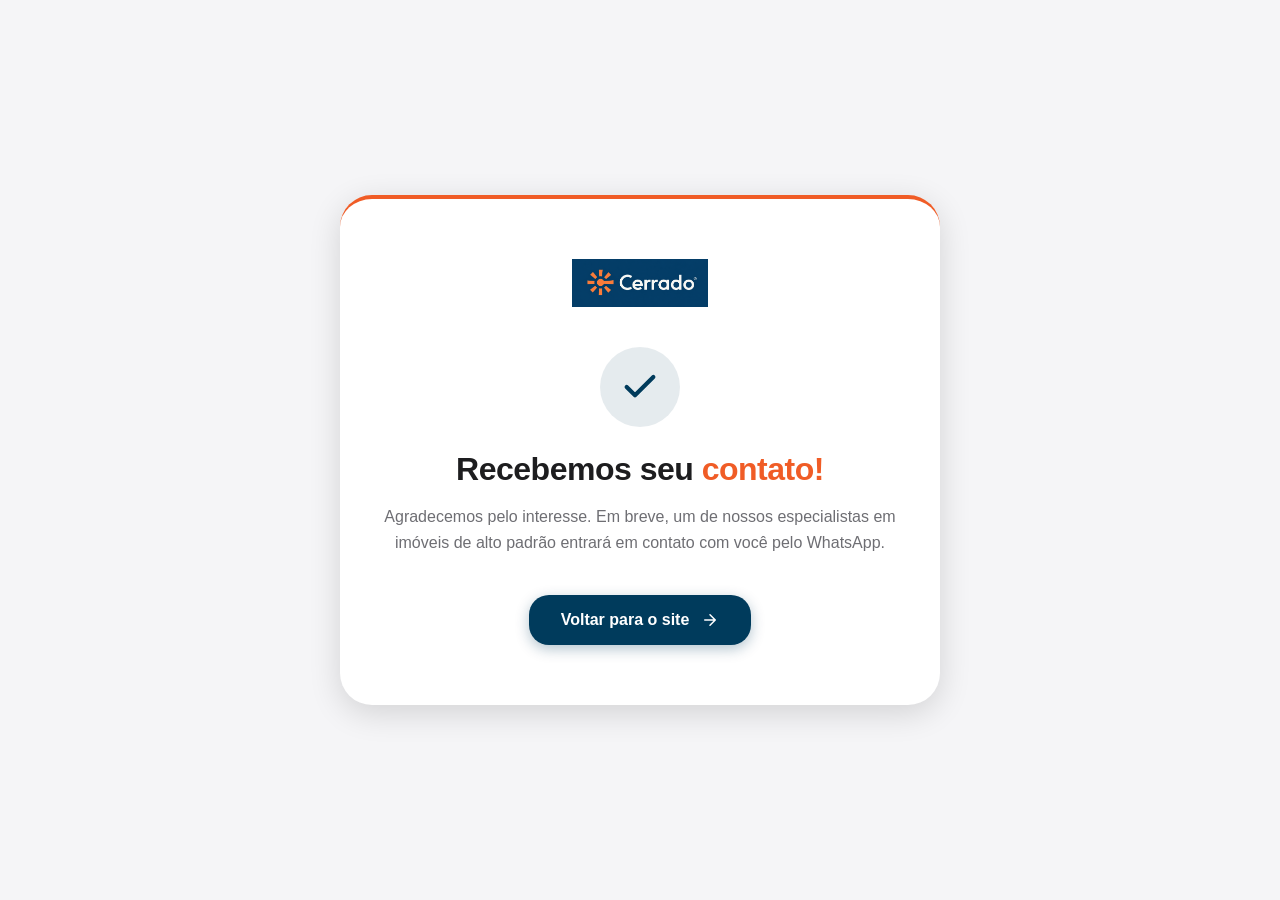
<file: obrigado.html>
<!DOCTYPE html>
<html lang="pt-BR">
<head>
  <meta charset="UTF-8" />
  <meta name="viewport" content="width=device-width, initial-scale=1.0" />
  <title>Obrigado | Cerrado Imobiliária</title>
  <link rel="stylesheet" href="style.css" />
  <style>
    body {
      background: var(--c-bg);
      color: var(--c-text);
      display: flex;
      align-items: center;
      justify-content: center;
      height: 100vh;
      margin: 0;
      text-align: center;
      font-family: 'Inter', -apple-system, sans-serif;
    }
    .obrigado-container {
      max-width: 600px;
      padding: 60px 40px;
      background: var(--c-bg-alt);
      border-radius: var(--r-lg);
      box-shadow: var(--shadow-md);
      display: flex;
      flex-direction: column;
      align-items: center;
      border-top: 4px solid var(--c-accent-2);
      margin: 20px;
    }
    .obrigado-logo {
      height: 48px;
      margin-bottom: 40px;
      object-fit: contain;
    }
    .obrigado-icon {
      width: 80px;
      height: 80px;
      background: rgba(0, 59, 92, 0.1);
      color: var(--c-accent);
      border-radius: 50%;
      display: flex;
      align-items: center;
      justify-content: center;
      margin: 0 auto 24px;
    }
    .obrigado-icon svg {
      width: 40px;
      height: 40px;
    }
    .obrigado-title {
      font-size: 32px;
      color: var(--c-text);
      margin-bottom: 16px;
      font-weight: 700;
      letter-spacing: -0.5px;
    }
    .obrigado-title span {
      color: var(--c-accent-2);
    }
    .obrigado-body {
      font-size: 16px;
      color: var(--c-text-sec);
      margin-bottom: 40px;
      line-height: 1.6;
    }
    .btn-voltar {
      display: inline-flex;
      align-items: center;
      gap: 12px;
      padding: 16px 32px;
      background: var(--c-accent);
      color: white;
      border-radius: var(--r-md);
      text-decoration: none;
      font-weight: 600;
      transition: all 0.3s ease;
      box-shadow: 0 4px 14px rgba(0, 59, 92, 0.3);
    }
    .btn-voltar:hover {
      background: var(--c-accent-2);
      transform: translateY(-2px);
      box-shadow: 0 6px 20px rgba(240, 92, 38, 0.4);
    }
  </style>
</head>
<body>

  <div class="obrigado-container">
    <img src="logoempresa.png" alt="Cerrado Imobiliária" class="obrigado-logo" />
    
    <div class="obrigado-icon">
      <svg viewBox="0 0 24 24" fill="none" stroke="currentColor" stroke-width="2.5" stroke-linecap="round" stroke-linejoin="round">
        <path d="M20 6L9 17l-5-5"/>
      </svg>
    </div>
    
    <h1 class="obrigado-title">Recebemos seu <span>contato!</span></h1>
    <p class="obrigado-body">
      Agradecemos pelo interesse. Em breve, um de nossos especialistas em imóveis de alto padrão entrará em contato com você pelo WhatsApp.
    </p>
    
    <a href="index.html" class="btn-voltar">
      Voltar para o site
      <svg width="18" height="18" viewBox="0 0 24 24" fill="none" stroke="currentColor" stroke-width="2" stroke-linecap="round" stroke-linejoin="round"><path d="M5 12h14M12 5l7 7-7 7"/></svg>
    </a>
  </div>

</body>
</html>
</file>
<file: style.css>
/* ═══════════════════════════════════════════════════
   CERRADO IMOBILIÁRIA — APPLE-INSPIRED DESIGN SYSTEM
   ═══════════════════════════════════════════════════ */

/* ── RESET & BASE ── */
*, *::before, *::after { box-sizing: border-box; margin: 0; padding: 0; }

:root {
  --c-bg:          #f5f5f7;
  --c-bg-alt:      #ffffff;
  --c-bg-dark:     #1d1d1f;
  --c-text:        #1d1d1f;
  --c-text-sec:    #6e6e73;
  --c-text-light:  #f5f5f7;
  --c-accent:      #003B5C;
  --c-accent-2:    #F05C26;
  --c-accent-3:    #F58253;
  --c-gold:        #F05C26;
  --c-green:       #003B5C;
  --c-white:       #ffffff;
  --nav-h:         52px;
  --announce-h:    0px;
  --r-sm:          12px;
  --r-md:          20px;
  --r-lg:          32px;
  --r-xl:          48px;
  --shadow-sm:     0 2px 12px rgba(0,0,0,0.08);
  --shadow-md:     0 8px 32px rgba(0,0,0,0.14);
  --shadow-lg:     0 24px 64px rgba(0,0,0,0.20);
  --trans-fast:    0.2s cubic-bezier(0.25,0.46,0.45,0.94);
  --trans-base:    0.4s cubic-bezier(0.25,0.46,0.45,0.94);
  --trans-slow:    0.7s cubic-bezier(0.25,0.46,0.45,0.94);
  --trans-spring:  0.6s cubic-bezier(0.34,1.56,0.64,1);
}

html { scroll-behavior: smooth; font-size: 16px; }

body {
  font-family: 'Inter', -apple-system, BlinkMacSystemFont, 'Segoe UI', sans-serif;
  background: var(--c-bg);
  color: var(--c-text);
  overflow-x: hidden;
  -webkit-font-smoothing: antialiased;
  -moz-osx-font-smoothing: grayscale;
}

img { display: block; width: 100%; height: 100%; object-fit: cover; }
a { text-decoration: none; color: inherit; }
ul { list-style: none; }

.container {
  width: 100%;
  max-width: 1200px;
  margin: 0 auto;
  padding: 0 24px;
}

/* ── SCROLLBAR ── */
::-webkit-scrollbar { width: 6px; }
::-webkit-scrollbar-track { background: #f1f1f1; }
::-webkit-scrollbar-thumb { background: var(--c-accent); border-radius: 3px; }

/* ── SELECTION ── */
::selection { background: var(--c-accent); color: white; }

/* ═══════════════════════════════════════════════════
   ANNOUNCE BAR
   ═══════════════════════════════════════════════════ */
.announce-bar {
  background: var(--c-bg-dark);
  color: var(--c-text-light);
  height: var(--announce-h);
  display: flex;
  align-items: center;
  font-size: 13px;
  position: relative;
  z-index: 200;
  transition: height var(--trans-base), opacity var(--trans-base);
  overflow: hidden;
}
.announce-bar.hidden { height: 0; opacity: 0; }
.announce-bar__inner {
  display: flex;
  align-items: center;
  justify-content: center;
  gap: 12px;
  width: 100%;
  padding: 0 48px;
  position: relative;
}
.announce-bar__link {
  color: var(--c-accent-3);
  font-weight: 600;
  transition: color var(--trans-fast);
}
.announce-bar__link:hover { color: var(--c-gold); }
.announce-bar__close {
  position: absolute;
  right: 16px;
  background: none;
  border: none;
  color: rgba(255,255,255,0.5);
  font-size: 20px;
  cursor: pointer;
  line-height: 1;
  padding: 4px 8px;
  transition: color var(--trans-fast);
}
.announce-bar__close:hover { color: white; }

/* ═══════════════════════════════════════════════════
   NAVIGATION
   ═══════════════════════════════════════════════════ */
.nav {
  position: fixed;
  top: 0;
  left: 0; right: 0;
  height: var(--nav-h);
  z-index: 100;
  transition: background var(--trans-base), backdrop-filter var(--trans-base),
              box-shadow var(--trans-base), top var(--trans-base);
}
.nav.scrolled {
  background: rgba(245,245,247,0.85);
  backdrop-filter: saturate(180%) blur(20px);
  -webkit-backdrop-filter: saturate(180%) blur(20px);
  box-shadow: 0 1px 0 rgba(0,0,0,0.08);
}
.nav.announce-hidden { top: 0; }
.nav__inner {
  display: flex;
  align-items: center;
  justify-content: space-between;
  height: 100%;
  padding: 0 24px;
  max-width: 1400px;
  margin: 0 auto;
}
.nav__logo {
  display: flex;
  align-items: center;
  gap: 8px;
  color: var(--c-text);
  font-weight: 700;
  font-size: 17px;
  letter-spacing: -0.3px;
}
.nav__logo img {
  width: auto;
  object-fit: contain;
}
.nav__logo svg { color: var(--c-accent); }
.nav__logo-text { font-weight: 700; }

.nav__links {
  display: flex;
  align-items: center;
  gap: 4px;
}
.nav__link {
  font-size: 13px;
  font-weight: 400;
  color: var(--c-text);
  padding: 6px 14px;
  border-radius: 20px;
  transition: all var(--trans-fast);
  opacity: 0.85;
}
.nav__link:hover { opacity: 1; background: rgba(0,0,0,0.05); }
.nav__link--cta {
  background: var(--c-accent);
  color: white;
  font-weight: 600;
  opacity: 1;
}
.nav__link--cta:hover { background: var(--c-accent-2); transform: translateY(-1px); box-shadow: var(--shadow-sm); }

.nav__hamburger {
  display: none;
  flex-direction: column;
  gap: 5px;
  background: none;
  border: none;
  cursor: pointer;
  padding: 8px;
}
.nav__hamburger span {
  display: block;
  width: 22px;
  height: 2px;
  background: var(--c-text);
  border-radius: 2px;
  transition: all var(--trans-fast);
}
.nav__hamburger.open span:nth-child(1) { transform: translateY(7px) rotate(45deg); }
.nav__hamburger.open span:nth-child(2) { opacity: 0; transform: scaleX(0); }
.nav__hamburger.open span:nth-child(3) { transform: translateY(-7px) rotate(-45deg); }

/* Mobile Menu */
.mobile-menu {
  position: fixed;
  top: 0; left: 0; right: 0; bottom: 0;
  background: rgba(245,245,247,0.97);
  backdrop-filter: blur(20px);
  z-index: 99;
  display: flex;
  align-items: center;
  justify-content: center;
  transform: translateX(100%);
  transition: transform var(--trans-slow);
}
.mobile-menu.open { transform: translateX(0); }
.mobile-menu ul { text-align: center; }
.mobile-menu li { margin: 20px 0; }
.mobile-menu a {
  font-size: 32px;
  font-weight: 700;
  color: var(--c-text);
  letter-spacing: -0.5px;
  transition: color var(--trans-fast);
}
.mobile-menu a:hover { color: var(--c-accent); }

/* ═══════════════════════════════════════════════════
   BUTTONS
   ═══════════════════════════════════════════════════ */
.btn {
  display: inline-flex;
  align-items: center;
  gap: 8px;
  padding: 14px 28px;
  border-radius: 980px;
  font-size: 15px;
  font-weight: 600;
  letter-spacing: -0.1px;
  cursor: pointer;
  border: 2px solid transparent;
  transition: all var(--trans-base);
  white-space: nowrap;
}
.btn--primary {
  background: var(--c-accent);
  color: white;
}
.btn--primary:hover {
  background: var(--c-accent-2);
  transform: translateY(-2px);
  box-shadow: 0 8px 24px rgba(139,94,60,0.4);
}
.btn--ghost {
  background: rgba(255,255,255,0.18);
  color: white;
  border-color: rgba(255,255,255,0.4);
  backdrop-filter: blur(10px);
}
.btn--ghost:hover {
  background: rgba(255,255,255,0.28);
  transform: translateY(-2px);
}
.btn--white {
  background: white;
  color: var(--c-text);
}
.btn--white:hover {
  background: var(--c-bg);
  transform: translateY(-2px);
  box-shadow: var(--shadow-md);
}
.btn--full { width: 100%; justify-content: center; }
.btn--full:hover { transform: translateY(-2px); }

/* ═══════════════════════════════════════════════════
   ANIMATIONS — REVEAL ON SCROLL
   ═══════════════════════════════════════════════════ */
.reveal-up {
  opacity: 0;
  transform: translateY(32px);
  transition: opacity 0.7s cubic-bezier(0.25,0.46,0.45,0.94),
              transform 0.7s cubic-bezier(0.25,0.46,0.45,0.94);
}
.reveal-up.visible { opacity: 1; transform: translateY(0); }

.reveal-fade {
  opacity: 0;
  transition: opacity 0.8s ease;
}
.reveal-fade.visible { opacity: 1; }

.delay-1 { transition-delay: 0.12s !important; }
.delay-2 { transition-delay: 0.24s !important; }
.delay-3 { transition-delay: 0.36s !important; }

/* ═══════════════════════════════════════════════════
   HERO SECTION
   ═══════════════════════════════════════════════════ */
.hero {
  position: relative;
  height: 100vh;
  min-height: 700px;
  display: flex;
  align-items: center;
  justify-content: center;
  overflow: hidden;
  padding-top: var(--nav-h);
}
.hero__bg-wrap {
  position: absolute;
  inset: 0;
  z-index: 0;
}
.hero__bg-img {
  width: 100%;
  height: 100%;
  object-fit: cover;
  object-position: center 30%;
  transform: scale(1.05);
  transition: transform 0.1s linear;
  will-change: transform;
}
.hero__overlay {
  position: absolute;
  inset: 0;
  background: linear-gradient(
    to bottom,
    rgba(0,0,0,0.25) 0%,
    rgba(0,0,0,0.45) 50%,
    rgba(0,0,0,0.7) 100%
  );
}
.hero__content {
  position: relative;
  z-index: 2;
  text-align: center;
  color: white;
  padding: 0 24px;
  max-width: 900px;
}
.hero__eyebrow {
  font-size: 14px;
  font-weight: 500;
  letter-spacing: 2px;
  text-transform: uppercase;
  color: var(--c-accent-3);
  margin-bottom: 20px;
}
.hero__title {
  font-size: clamp(56px, 10vw, 112px);
  font-weight: 800;
  letter-spacing: -3px;
  line-height: 1;
  margin-bottom: 24px;
  color: white;
}
.hero__title em {
  font-style: italic;
  font-weight: 300;
  color: var(--c-accent-3);
}
.hero__subtitle {
  font-size: clamp(17px, 2.5vw, 22px);
  font-weight: 300;
  line-height: 1.5;
  color: rgba(255,255,255,0.85);
  margin-bottom: 40px;
}
.hero__actions {
  display: flex;
  gap: 16px;
  justify-content: center;
  flex-wrap: wrap;
}
.hero__scroll-hint {
  position: absolute;
  bottom: 40px;
  left: 50%;
  transform: translateX(-50%);
  display: flex;
  flex-direction: column;
  align-items: center;
  gap: 8px;
  color: rgba(255,255,255,0.6);
  font-size: 11px;
  letter-spacing: 1.5px;
  text-transform: uppercase;
  animation: scrollHint 2s ease infinite;
  z-index: 2;
}
.hero__scroll-line {
  width: 1px;
  height: 40px;
  background: linear-gradient(to bottom, transparent, rgba(255,255,255,0.5));
}
@keyframes scrollHint {
  0%, 100% { opacity: 0.5; transform: translateX(-50%) translateY(0); }
  50% { opacity: 1; transform: translateX(-50%) translateY(6px); }
}

/* ═══════════════════════════════════════════════════
   TAGLINE SECTION
   ═══════════════════════════════════════════════════ */
.tagline-section {
  padding: 120px 0;
  background: var(--c-bg-alt);
  overflow: hidden;
}
.tagline-wrap { text-align: center; }
.tagline {
  font-size: clamp(32px, 6vw, 72px);
  font-weight: 800;
  letter-spacing: -2px;
  line-height: 1.15;
  color: var(--c-text);
  display: flex;
  flex-wrap: wrap;
  justify-content: center;
  gap: 0 16px;
}
.tagline__word {
  display: inline-block;
  opacity: 0;
  transform: translateY(40px);
  transition: opacity 0.6s ease, transform 0.6s ease;
}
.tagline__word.visible { opacity: 1; transform: translateY(0); }
.tagline__accent { color: var(--c-accent); }

/* ═══════════════════════════════════════════════════
   FEATURE SECTIONS
   ═══════════════════════════════════════════════════ */
.feature-section {
  display: grid;
  grid-template-columns: 1fr 1fr;
  min-height: 620px;
  overflow: hidden;
}
.feature-section--right { direction: ltr; }

.feature-section__media {
  position: relative;
  overflow: hidden;
  min-height: 500px;
}
.feature-section__img-wrap {
  position: absolute;
  inset: 0;
  overflow: hidden;
}
.feature-section__img {
  width: 100%;
  height: 110%;
  object-fit: cover;
  will-change: transform;
  transition: transform 0.1s linear;
}

/* Simple Carousel */
.simple-carousel {
  position: absolute;
  inset: 0;
  display: flex;
  overflow: hidden;
  background: var(--c-bg-dark);
}
.simple-carousel__track {
  display: flex;
  width: 100%;
  height: 100%;
  overflow-x: auto;
  scroll-snap-type: x mandatory;
  scroll-behavior: smooth;
  -ms-overflow-style: none; /* IE and Edge */
  scrollbar-width: none; /* Firefox */
}
.simple-carousel__track::-webkit-scrollbar {
  display: none;
}
.simple-carousel__img {
  flex: 0 0 100%;
  width: 100%;
  height: 100%;
  object-fit: cover;
  scroll-snap-align: center;
}
.simple-carousel__btn {
  position: absolute;
  top: 50%;
  transform: translateY(-50%);
  background: rgba(255, 255, 255, 0.7);
  backdrop-filter: blur(4px);
  border: none;
  width: 48px;
  height: 48px;
  border-radius: 50%;
  display: flex;
  align-items: center;
  justify-content: center;
  cursor: pointer;
  color: var(--c-text);
  transition: all 0.2s;
  z-index: 10;
  box-shadow: 0 4px 12px rgba(0,0,0,0.1);
}
.simple-carousel__btn:hover {
  background: white;
  transform: translateY(-50%) scale(1.05);
}
.simple-carousel__btn svg {
  width: 24px;
  height: 24px;
}
.simple-carousel__btn--prev { left: 16px; }
.simple-carousel__btn--next { right: 16px; }

.feature-section__content {
  background: var(--c-bg);
  display: flex;
  flex-direction: column;
  justify-content: center;
  padding: 80px 72px;
}
.feature-section--right .feature-section__content {
  background: var(--c-bg-dark);
  color: white;
}
.feature__label {
  font-size: 12px;
  font-weight: 600;
  letter-spacing: 2px;
  text-transform: uppercase;
  color: var(--c-accent-2);
  margin-bottom: 20px;
}
.feature-section--right .feature__label { color: var(--c-accent-3); }

.feature__title {
  font-size: clamp(32px, 4vw, 52px);
  font-weight: 800;
  letter-spacing: -1.5px;
  line-height: 1.08;
  margin-bottom: 24px;
}
.feature__body {
  font-size: 17px;
  line-height: 1.65;
  color: var(--c-text-sec);
  margin-bottom: 32px;
}
.feature-section--right .feature__body { color: rgba(255,255,255,0.65); }

.feature__link {
  display: inline-flex;
  align-items: center;
  gap: 6px;
  font-size: 15px;
  font-weight: 600;
  color: var(--c-accent);
  transition: gap var(--trans-fast);
}
.feature__link:hover { gap: 12px; }
.arrow { display: inline-block; transition: transform var(--trans-fast); }
.feature__link:hover .arrow { transform: translateX(4px); }

.feature__stats {
  display: flex;
  gap: 32px;
  margin-top: 8px;
}
.feature__stat {
  display: flex;
  flex-direction: column;
  gap: 2px;
}
.feature__stat strong {
  font-size: 22px;
  font-weight: 800;
  letter-spacing: -0.5px;
  color: var(--c-accent-3);
}
.feature__stat span {
  font-size: 12px;
  color: rgba(255,255,255,0.5);
}

/* ═══════════════════════════════════════════════════
   STATS SECTION
   ═══════════════════════════════════════════════════ */
.stats-section {
  background: var(--c-accent);
  padding: 100px 0;
  overflow: hidden;
}
.stats-grid {
  display: grid;
  grid-template-columns: repeat(4, 1fr);
  gap: 0;
}
.stat {
  text-align: center;
  padding: 40px 20px;
  border-right: 1px solid rgba(255,255,255,0.2);
  color: white;
}
.stat:last-child { border-right: none; }
.stat__inner {
  display: flex;
  align-items: baseline;
  justify-content: center;
  gap: 2px;
  margin-bottom: 12px;
}
.stat__number {
  font-size: clamp(48px, 6vw, 80px);
  font-weight: 800;
  letter-spacing: -2px;
  line-height: 1;
  display: block;
}
.stat__suffix {
  font-size: clamp(28px, 3vw, 44px);
  font-weight: 700;
  letter-spacing: -1px;
}
.stat__label {
  font-size: 14px;
  color: rgba(255,255,255,0.75);
  font-weight: 400;
  line-height: 1.4;
}

/* ═══════════════════════════════════════════════════
   CINEMATIC SECTION
   ═══════════════════════════════════════════════════ */
.cinematic-section {
  background: var(--c-bg-dark);
  min-height: 100vh;
  display: flex;
  align-items: center;
  justify-content: center;
  position: relative;
  overflow: hidden;
}
.cinematic-section__sticky {
  width: 100%;
  padding: 80px 0;
}
.cinematic-section__img-wrap {
  position: relative;
  max-width: 1200px;
  margin: 0 auto;
  padding: 0 24px;
  display: grid;
  grid-template-columns: 1fr 1fr;
  gap: 80px;
  align-items: center;
}
.cinematic-section__img {
  width: 100%;
  height: 560px;
  border-radius: var(--r-lg);
  object-fit: cover;
  box-shadow: var(--shadow-lg);
  transition: transform 0.6s cubic-bezier(0.25,0.46,0.45,0.94);
}
.cinematic-section__img:hover { transform: scale(1.02); }

.cinematic-section__caption {
  color: white;
}
.cinematic-section__label {
  display: block;
  font-size: 12px;
  font-weight: 600;
  letter-spacing: 2px;
  text-transform: uppercase;
  color: var(--c-accent-3);
  margin-bottom: 24px;
}
.cinematic-section__title {
  font-size: clamp(36px, 5vw, 60px);
  font-weight: 800;
  letter-spacing: -2px;
  line-height: 1.08;
  margin-bottom: 24px;
}
.cinematic-section__title em { font-style: italic; font-weight: 300; color: var(--c-accent-3); }
.cinematic-section__body {
  font-size: 17px;
  line-height: 1.65;
  color: rgba(255,255,255,0.65);
  margin-bottom: 40px;
}

/* ═══════════════════════════════════════════════════
   DIFERENCIAIS SECTION
   ═══════════════════════════════════════════════════ */
.diferenciais-section {
  padding: 120px 0;
  background: var(--c-bg-alt);
}
.section-header {
  text-align: center;
  margin-bottom: 80px;
}
.section-label {
  font-size: 12px;
  font-weight: 600;
  letter-spacing: 2px;
  text-transform: uppercase;
  color: var(--c-accent-2);
  margin-bottom: 16px;
  display: block;
}
.section-label--light { color: rgba(255,255,255,0.6); }
.section-title {
  font-size: clamp(32px, 5vw, 56px);
  font-weight: 800;
  letter-spacing: -1.5px;
  line-height: 1.1;
}
.accent { color: var(--c-accent); }

.diferenciais-grid {
  display: grid;
  grid-template-columns: repeat(3, 1fr);
  gap: 2px;
  background: #e5e5e5;
  border-radius: var(--r-lg);
  overflow: hidden;
}
.diferencial {
  background: var(--c-bg-alt);
  padding: 48px 40px;
  transition: background var(--trans-fast);
}
.diferencial:hover { background: #fafafa; }

.diferencial__icon {
  width: 52px;
  height: 52px;
  color: var(--c-accent);
  margin-bottom: 24px;
}
.diferencial__icon svg { width: 100%; height: 100%; }
.diferencial__title {
  font-size: 20px;
  font-weight: 700;
  letter-spacing: -0.4px;
  margin-bottom: 12px;
}
.diferencial__body {
  font-size: 15px;
  line-height: 1.65;
  color: var(--c-text-sec);
}

/* ═══════════════════════════════════════════════════
   GALLERY SECTION
   ═══════════════════════════════════════════════════ */
.gallery-section {
  padding: 120px 0;
  background: var(--c-bg);
  overflow: hidden;
}
.gallery-scroll-wrap {
  overflow-x: auto;
  -webkit-overflow-scrolling: touch;
  scrollbar-width: none;
  padding: 40px 0;
  cursor: grab;
  user-select: none;
}
.gallery-scroll-wrap::-webkit-scrollbar { display: none; }
.gallery-scroll-wrap.dragging { cursor: grabbing; }

.gallery-track {
  display: flex;
  gap: 20px;
  padding: 0 calc(50vw - 600px);
  width: max-content;
}
.gallery-item {
  position: relative;
  width: 420px;
  height: 300px;
  border-radius: var(--r-md);
  overflow: hidden;
  flex-shrink: 0;
  box-shadow: var(--shadow-md);
  transition: transform var(--trans-base), box-shadow var(--trans-base);
}
.gallery-item:hover { transform: translateY(-8px) scale(1.01); box-shadow: var(--shadow-lg); }
.gallery-item--tall { height: 400px; }
.gallery-item--wide { width: 560px; }
.gallery-item img { width: 100%; height: 100%; object-fit: cover; transition: transform 0.6s ease; }
.gallery-item:hover img { transform: scale(1.05); }
.gallery-item__overlay {
  position: absolute;
  bottom: 0; left: 0; right: 0;
  padding: 20px;
  background: linear-gradient(to top, rgba(0,0,0,0.7), transparent);
  color: white;
  font-size: 13px;
  font-weight: 600;
  letter-spacing: 0.5px;
  opacity: 0;
  transition: opacity var(--trans-base);
}
.gallery-item:hover .gallery-item__overlay { opacity: 1; }

/* ═══════════════════════════════════════════════════
   TESTIMONIALS
   ═══════════════════════════════════════════════════ */
.testimonials-section {
  padding: 120px 0;
  background: var(--c-bg-dark);
  color: white;
}
.testimonials-section .section-title { color: white; }
.testimonials-section .accent { color: var(--c-accent-3); }

.testimonials-grid {
  display: grid;
  grid-template-columns: repeat(3, 1fr);
  gap: 24px;
}
.testimonial {
  background: rgba(255,255,255,0.06);
  border: 1px solid rgba(255,255,255,0.1);
  border-radius: var(--r-lg);
  padding: 40px;
  transition: background var(--trans-base), transform var(--trans-base);
  backdrop-filter: blur(10px);
}
.testimonial:hover {
  background: rgba(255,255,255,0.1);
  transform: translateY(-4px);
}
.testimonial__stars {
  font-size: 18px;
  color: var(--c-gold);
  margin-bottom: 20px;
  letter-spacing: 2px;
}
.testimonial__text {
  font-size: 16px;
  line-height: 1.7;
  color: rgba(255,255,255,0.8);
  margin-bottom: 28px;
  font-style: italic;
}
.testimonial__author {
  display: flex;
  align-items: center;
  gap: 14px;
}
.testimonial__avatar {
  width: 44px;
  height: 44px;
  border-radius: 50%;
  background: var(--c-accent);
  display: flex;
  align-items: center;
  justify-content: center;
  font-size: 13px;
  font-weight: 700;
  color: white;
  flex-shrink: 0;
}
.testimonial__author strong {
  display: block;
  font-size: 14px;
  font-weight: 700;
  color: white;
  margin-bottom: 2px;
}
.testimonial__author span {
  font-size: 12px;
  color: rgba(255,255,255,0.45);
}

/* ═══════════════════════════════════════════════════
   CTA / CONTACT SECTION
   ═══════════════════════════════════════════════════ */
.cta-section {
  position: relative;
  padding: 140px 0;
  overflow: hidden;
}
.cta-section__bg {
  position: absolute;
  inset: 0;
  z-index: 0;
}
.cta-section__bg-img {
  width: 100%;
  height: 100%;
  object-fit: cover;
  filter: brightness(0.35) saturate(0.8);
}
.cta-section__overlay {
  position: absolute;
  inset: 0;
  background: linear-gradient(135deg, rgba(139,94,60,0.6) 0%, rgba(29,29,31,0.85) 100%);
}
.cta-content {
  position: relative;
  z-index: 1;
  max-width: 700px;
  margin: 0 auto;
  text-align: center;
  color: white;
}
.cta__title {
  font-size: clamp(36px, 5vw, 60px);
  font-weight: 800;
  letter-spacing: -1.5px;
  line-height: 1.08;
  margin-bottom: 20px;
  color: white;
}
.cta__body {
  font-size: 17px;
  line-height: 1.65;
  color: rgba(255,255,255,0.75);
  margin-bottom: 48px;
}

/* ── CONTACT FORM ── */
.contact-form {
  background: rgba(255,255,255,0.08);
  backdrop-filter: blur(20px);
  border: 1px solid rgba(255,255,255,0.15);
  border-radius: var(--r-lg);
  padding: 40px;
  text-align: left;
}
.contact-form__row {
  display: grid;
  grid-template-columns: 1fr 1fr;
  gap: 20px;
}
.contact-form__group {
  display: flex;
  flex-direction: column;
  gap: 8px;
  margin-bottom: 20px;
}
.contact-form__group label {
  font-size: 13px;
  font-weight: 600;
  color: rgba(255,255,255,0.7);
  letter-spacing: 0.3px;
}
.contact-form__group input,
.contact-form__group select,
.contact-form__group textarea {
  background: rgba(255,255,255,0.1);
  border: 1px solid rgba(255,255,255,0.2);
  border-radius: var(--r-sm);
  padding: 14px 18px;
  font-size: 15px;
  color: white;
  font-family: inherit;
  outline: none;
  transition: border-color var(--trans-fast), background var(--trans-fast);
  -webkit-appearance: none;
}
.contact-form__group input::placeholder,
.contact-form__group textarea::placeholder { color: rgba(255,255,255,0.35); }
.contact-form__group select { color: rgba(255,255,255,0.6); }
.contact-form__group select option { background: #2d2d30; color: white; }
.contact-form__group input:focus,
.contact-form__group select:focus,
.contact-form__group textarea:focus {
  border-color: var(--c-accent-3);
  background: rgba(255,255,255,0.15);
}
.contact-form__group textarea { resize: vertical; min-height: 90px; }

/* ═══════════════════════════════════════════════════
   FOOTER
   ═══════════════════════════════════════════════════ */
.footer {
  background: #111113;
  color: rgba(255,255,255,0.6);
  padding: 80px 0 0;
}
.footer__grid {
  display: grid;
  grid-template-columns: 2fr 1fr 1fr 1fr 1fr;
  gap: 60px;
  padding-bottom: 60px;
  border-bottom: 1px solid rgba(255,255,255,0.1);
}
.footer__logo {
  display: flex;
  align-items: center;
  gap: 10px;
  color: white;
  font-size: 16px;
  margin-bottom: 16px;
}
.footer__logo img {
  width: auto;
  object-fit: contain;
}
.footer__logo svg { color: var(--c-accent-2); }
.footer__tagline { font-size: 14px; margin-bottom: 24px; }
.footer__social {
  display: flex;
  gap: 16px;
}
.footer__social a {
  width: 38px;
  height: 38px;
  border-radius: 50%;
  border: 1px solid rgba(255,255,255,0.15);
  display: flex;
  align-items: center;
  justify-content: center;
  color: rgba(255,255,255,0.5);
  transition: all var(--trans-fast);
}
.footer__social a svg { width: 16px; height: 16px; }
.footer__social a:hover { border-color: var(--c-accent-2); color: var(--c-accent-2); transform: translateY(-2px); }

.footer__col h4 {
  font-size: 14px;
  font-weight: 700;
  color: white;
  margin-bottom: 20px;
}
.footer__col ul { display: flex; flex-direction: column; gap: 10px; }
.footer__col a {
  font-size: 13px;
  color: rgba(255,255,255,0.5);
  transition: color var(--trans-fast);
}
.footer__col a:hover { color: var(--c-accent-3); }

.footer__bottom {
  display: flex;
  align-items: center;
  justify-content: space-between;
  padding: 24px 0;
  font-size: 12px;
  color: rgba(255,255,255,0.3);
}
.footer__bottom-links {
  display: flex;
  gap: 24px;
}
.footer__bottom-links a {
  color: rgba(255,255,255,0.3);
  font-size: 12px;
  transition: color var(--trans-fast);
}
.footer__bottom-links a:hover { color: rgba(255,255,255,0.6); }

/* ═══════════════════════════════════════════════════
   WHATSAPP BUTTON
   ═══════════════════════════════════════════════════ */
.whatsapp-btn {
  position: fixed;
  bottom: 32px;
  right: 32px;
  width: 60px;
  height: 60px;
  border-radius: 50%;
  background: #25D366;
  color: white;
  display: flex;
  align-items: center;
  justify-content: center;
  box-shadow: 0 8px 32px rgba(37,211,102,0.4);
  z-index: 300;
  transition: all var(--trans-spring);
  animation: waPulse 3s ease infinite;
}
.whatsapp-btn svg { width: 28px; height: 28px; }
.whatsapp-btn:hover {
  transform: scale(1.15) translateY(-4px);
  box-shadow: 0 16px 48px rgba(37,211,102,0.5);
  border-radius: 50%;
}
.whatsapp-btn__tooltip {
  position: absolute;
  right: calc(100% + 12px);
  background: rgba(29,29,31,0.95);
  color: white;
  font-size: 13px;
  font-weight: 600;
  padding: 8px 14px;
  border-radius: 8px;
  white-space: nowrap;
  opacity: 0;
  pointer-events: none;
  transition: opacity var(--trans-fast);
}
.whatsapp-btn__tooltip::after {
  content: '';
  position: absolute;
  left: 100%;
  top: 50%;
  transform: translateY(-50%);
  border: 6px solid transparent;
  border-left-color: rgba(29,29,31,0.95);
}
.whatsapp-btn:hover .whatsapp-btn__tooltip { opacity: 1; }

@keyframes waPulse {
  0%, 100% { box-shadow: 0 8px 32px rgba(37,211,102,0.4); }
  50% { box-shadow: 0 8px 48px rgba(37,211,102,0.6), 0 0 0 10px rgba(37,211,102,0.1); }
}

/* ═══════════════════════════════════════════════════
   RESPONSIVE
   ═══════════════════════════════════════════════════ */
@media (max-width: 1024px) {
  .feature-section { grid-template-columns: 1fr; }
  .feature-section--right .feature-section__media { order: -1; }
  .feature-section__media { min-height: 400px; }
  .feature-section__content { padding: 60px 40px; }
  .cinematic-section__img-wrap { grid-template-columns: 1fr; gap: 40px; }
  .cinematic-section__img { height: 380px; }
  .stats-grid { grid-template-columns: repeat(2, 1fr); }
  .stat { border-bottom: 1px solid rgba(255,255,255,0.2); }
  .stat:nth-child(2n) { border-right: none; }
  .footer__grid { grid-template-columns: 1fr 1fr; gap: 40px; }
}

@media (max-width: 768px) {

  .nav__links { display: none; }
  .nav__hamburger { display: flex; }
  .hero__title { letter-spacing: -2px; }
  .hero__actions { flex-direction: column; align-items: center; }
  .diferenciais-grid { grid-template-columns: 1fr; gap: 0; }
  .testimonials-grid { grid-template-columns: 1fr; }
  .contact-form__row { grid-template-columns: 1fr; }
  .footer__grid { grid-template-columns: 1fr; }
  .footer__bottom { flex-direction: column; gap: 12px; text-align: center; }
  .gallery-track { padding: 0 24px; }
  .gallery-item { width: 320px; }
  .stats-grid { grid-template-columns: repeat(2, 1fr); }
  .tagline { letter-spacing: -1px; }
  .feature__stats { gap: 16px; }
  .feature__stat strong { font-size: 18px; }
  .contact-form { padding: 24px; }
  .cta-section { padding: 80px 0; }
}

@media (max-width: 480px) {
  .whatsapp-btn { bottom: 20px; right: 20px; width: 52px; height: 52px; }
  .announce-bar__inner { padding: 0 48px 0 16px; font-size: 12px; }
  .btn { padding: 12px 22px; font-size: 14px; }
}

/* ── TEAM SECTION ── */
.team-section {
  padding: 120px 0;
  background: var(--c-bg-alt);
}
.team-grid {
  display: grid;
  grid-template-columns: repeat(3, 1fr);
  gap: 40px;
  margin-top: 60px;
}
.team-member {
  text-align: center;
}
.team-member__img-wrap {
  width: 200px;
  height: 200px;
  border-radius: 50%;
  overflow: hidden;
  margin: 0 auto 24px;
  border: 4px solid var(--c-bg);
  box-shadow: 0 10px 30px rgba(0,0,0,0.2);
}
.team-member__img {
  width: 100%;
  height: 100%;
  object-fit: cover;
}
.team-member__name {
  font-size: 22px;
  font-weight: 600;
  color: white;
  margin-bottom: 8px;
}
.team-member__role {
  font-size: 14px;
  color: var(--c-accent);
  text-transform: uppercase;
  letter-spacing: 1px;
}

@media (max-width: 768px) {
  .team-grid { grid-template-columns: 1fr; gap: 48px; }
}

/* ── LOCATION SECTION ── */
.location-section {
  padding: 80px 0 120px;
  background: var(--c-bg);
}
.location-card {
  background: var(--c-bg-alt);
  border-radius: var(--r-md);
  overflow: hidden;
  margin-top: 40px;
  border: 1px solid rgba(255,255,255,0.05);
}
.location-info {
  padding: 40px;
  display: flex;
  flex-direction: column;
  gap: 24px;
}
.location-info__item {
  display: flex;
  align-items: flex-start;
  gap: 16px;
  color: var(--c-text);
  font-size: 16px;
  line-height: 1.5;
}
.location-info__item p {
  margin: 0;
}
.location-info__item svg {
  width: 24px;
  height: 24px;
  flex-shrink: 0;
  color: var(--c-accent);
  margin-top: 2px;
}
.location-map {
  width: 100%;
  height: 350px;
  background: #222;
}
.location-action {
  margin-top: 32px;
  display: flex;
  justify-content: center;
}
.location-action .btn {
  display: flex;
  align-items: center;
}

@media (min-width: 992px) {
  .location-card {
    display: flex;
    flex-direction: row;
    align-items: stretch;
  }
  .location-info {
    flex: 1;
    justify-content: center;
    padding: 60px;
  }
  .location-map {
    flex: 1.5;
    height: auto;
    min-height: 400px;
  }
}

/* ── COMPANY SECTION ── */
.company-section {
  padding: 120px 0 0 0;
  background: var(--c-bg);
}
.company-carousel-wrap {
  width: 100%;
  height: 500px;
  border-radius: var(--r-md);
  overflow: hidden;
  margin-top: 40px;
}

@media (max-width: 768px) {
  .company-carousel-wrap { height: 350px; }
}

/* ── MODAL ── */
.modal {
  position: fixed;
  top: 0; left: 0; right: 0; bottom: 0;
  z-index: 9999;
  display: flex;
  align-items: center;
  justify-content: center;
  visibility: hidden;
  opacity: 0;
  transition: all 0.3s ease;
}
.modal.is-open {
  visibility: visible;
  opacity: 1;
}
.modal__overlay {
  position: absolute;
  top: 0; left: 0; right: 0; bottom: 0;
  background: rgba(0, 0, 0, 0.6);
  backdrop-filter: blur(5px);
  -webkit-backdrop-filter: blur(5px);
}
.modal__content {
  position: relative;
  width: 90%;
  max-width: 480px;
  background: var(--c-bg-dark);
  border-radius: var(--r-md);
  padding: 40px;
  box-shadow: 0 20px 40px rgba(0,0,0,0.4);
  transform: translateY(20px);
  transition: all 0.3s cubic-bezier(0.16, 1, 0.3, 1);
  border: 1px solid rgba(255,255,255,0.1);
  color: white;
}
.modal.is-open .modal__content {
  transform: translateY(0);
}
.modal__close {
  position: absolute;
  top: 16px; right: 16px;
  background: none; border: none;
  color: rgba(255,255,255,0.6);
  font-size: 28px;
  cursor: pointer;
  transition: color 0.3s ease;
}
.modal__close:hover {
  color: white;
}
.modal__title {
  font-size: 24px;
  font-weight: 600;
  margin-bottom: 8px;
  color: white;
}
.modal__body {
  font-size: 14px;
  color: rgba(255,255,255,0.7);
  margin-bottom: 24px;
}
</file>
